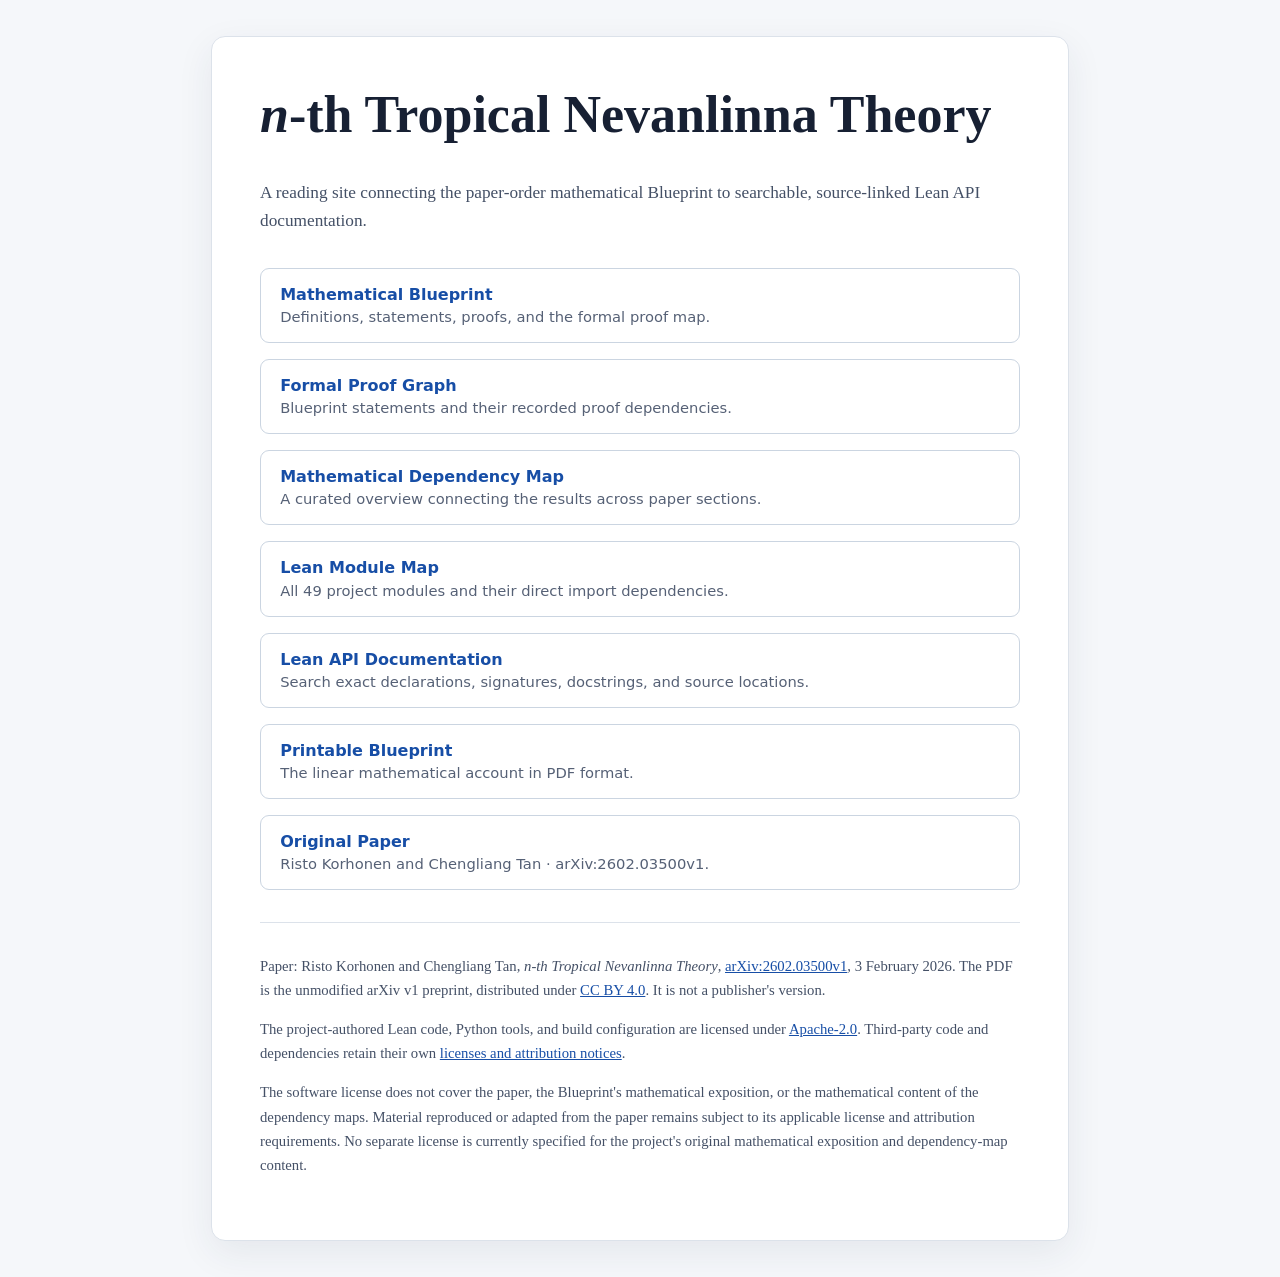
<file: home_page/index.html>
<!doctype html>
<html lang="en">
<head>
  <meta charset="utf-8">
  <meta name="viewport" content="width=device-width, initial-scale=1">
  <title>n-th Tropical Nevanlinna Theory</title>
  <style>
    :root { color-scheme: light; font-family: Georgia, "Times New Roman", serif; }
    body { margin: 0; color: #172033; background: #f5f7fa; }
    main { max-width: 760px; margin: 4vh auto; padding: clamp(1.2rem, 5vw, 3rem); background: white;
      border: 1px solid #dce2ea; border-radius: 14px; box-shadow: 0 12px 36px #23304714; }
    h1 { margin-top: 0; font-size: clamp(2rem, 5vw, 3.25rem); font-weight: 600; }
    p { font-size: 1.08rem; line-height: 1.65; color: #445066; }
    nav { display: grid; gap: 1rem; margin-top: 2rem; }
    a { display: block; padding: 1rem 1.2rem; border: 1px solid #cbd5e1;
      border-radius: 9px; color: #174ea6; text-decoration: none; font-family: system-ui, sans-serif; }
    a:hover { border-color: #174ea6; background: #f6f9ff; }
    a:focus-visible { outline: 3px solid #174ea6; outline-offset: 3px; }
    footer { margin-top: 2rem; border-top: 1px solid #dce2ea; padding-top: 1rem; }
    footer p { font-size: .92rem; }
    footer a { display: inline; padding: 0; border: 0; border-radius: 0; font-family: inherit;
      text-decoration: underline; }
    strong { display: block; margin-bottom: .2rem; }
    span { color: #566176; font-size: .92rem; }
  </style>
</head>
<body>
  <main>
    <h1><i>n</i>-th Tropical Nevanlinna Theory</h1>
    <p>A reading site connecting the paper-order mathematical Blueprint
      to searchable, source-linked Lean API documentation.</p>
    <nav aria-label="Reading resources">
      <a href="blueprint/"><strong>Mathematical Blueprint</strong><span>Definitions, statements, proofs, and the formal proof map.</span></a>
      <a href="blueprint/dep_graph_document.html"><strong>Formal Proof Graph</strong><span>Blueprint statements and their recorded proof dependencies.</span></a>
      <a href="home_page/nth_tropical_nevanlinna_dependency_graph.html"><strong>Mathematical Dependency Map</strong><span>A curated overview connecting the results across paper sections.</span></a>
      <a href="home_page/nth_tropical_nevanlinna_lean_structure.html"><strong>Lean Module Map</strong><span>All 49 project modules and their direct import dependencies.</span></a>
      <a href="docs/"><strong>Lean API Documentation</strong><span>Search exact declarations, signatures, docstrings, and source locations.</span></a>
      <a href="blueprint.pdf"><strong>Printable Blueprint</strong><span>The linear mathematical account in PDF format.</span></a>
      <a href="home_page/arxiv-2602.03500v1.pdf"><strong>Original Paper</strong><span>Risto Korhonen and Chengliang Tan · arXiv:2602.03500v1.</span></a>
    </nav>
    <footer aria-label="Attribution and licenses">
      <p>Paper: Risto Korhonen and Chengliang Tan, <i>n-th Tropical Nevanlinna Theory</i>,
        <a href="https://arxiv.org/abs/2602.03500v1">arXiv:2602.03500v1</a>, 3 February 2026.
        The PDF is the unmodified arXiv v1 preprint, distributed under
        <a href="https://creativecommons.org/licenses/by/4.0/">CC BY 4.0</a>.
        It is not a publisher's version.</p>
      <p>The project-authored Lean code, Python tools, and build configuration are licensed under
        <a href="LICENSE">Apache-2.0</a>. Third-party code and dependencies retain their own
        <a href="dependency-licenses/">licenses and attribution notices</a>.</p>
      <p>The software license does not cover the paper, the Blueprint's mathematical exposition,
        or the mathematical content of the dependency maps. Material reproduced or adapted from
        the paper remains subject to its applicable license and attribution requirements.
        No separate license is currently specified for the project's original mathematical
        exposition and dependency-map content.</p>
    </footer>
  </main>
</body>
</html>
</file>
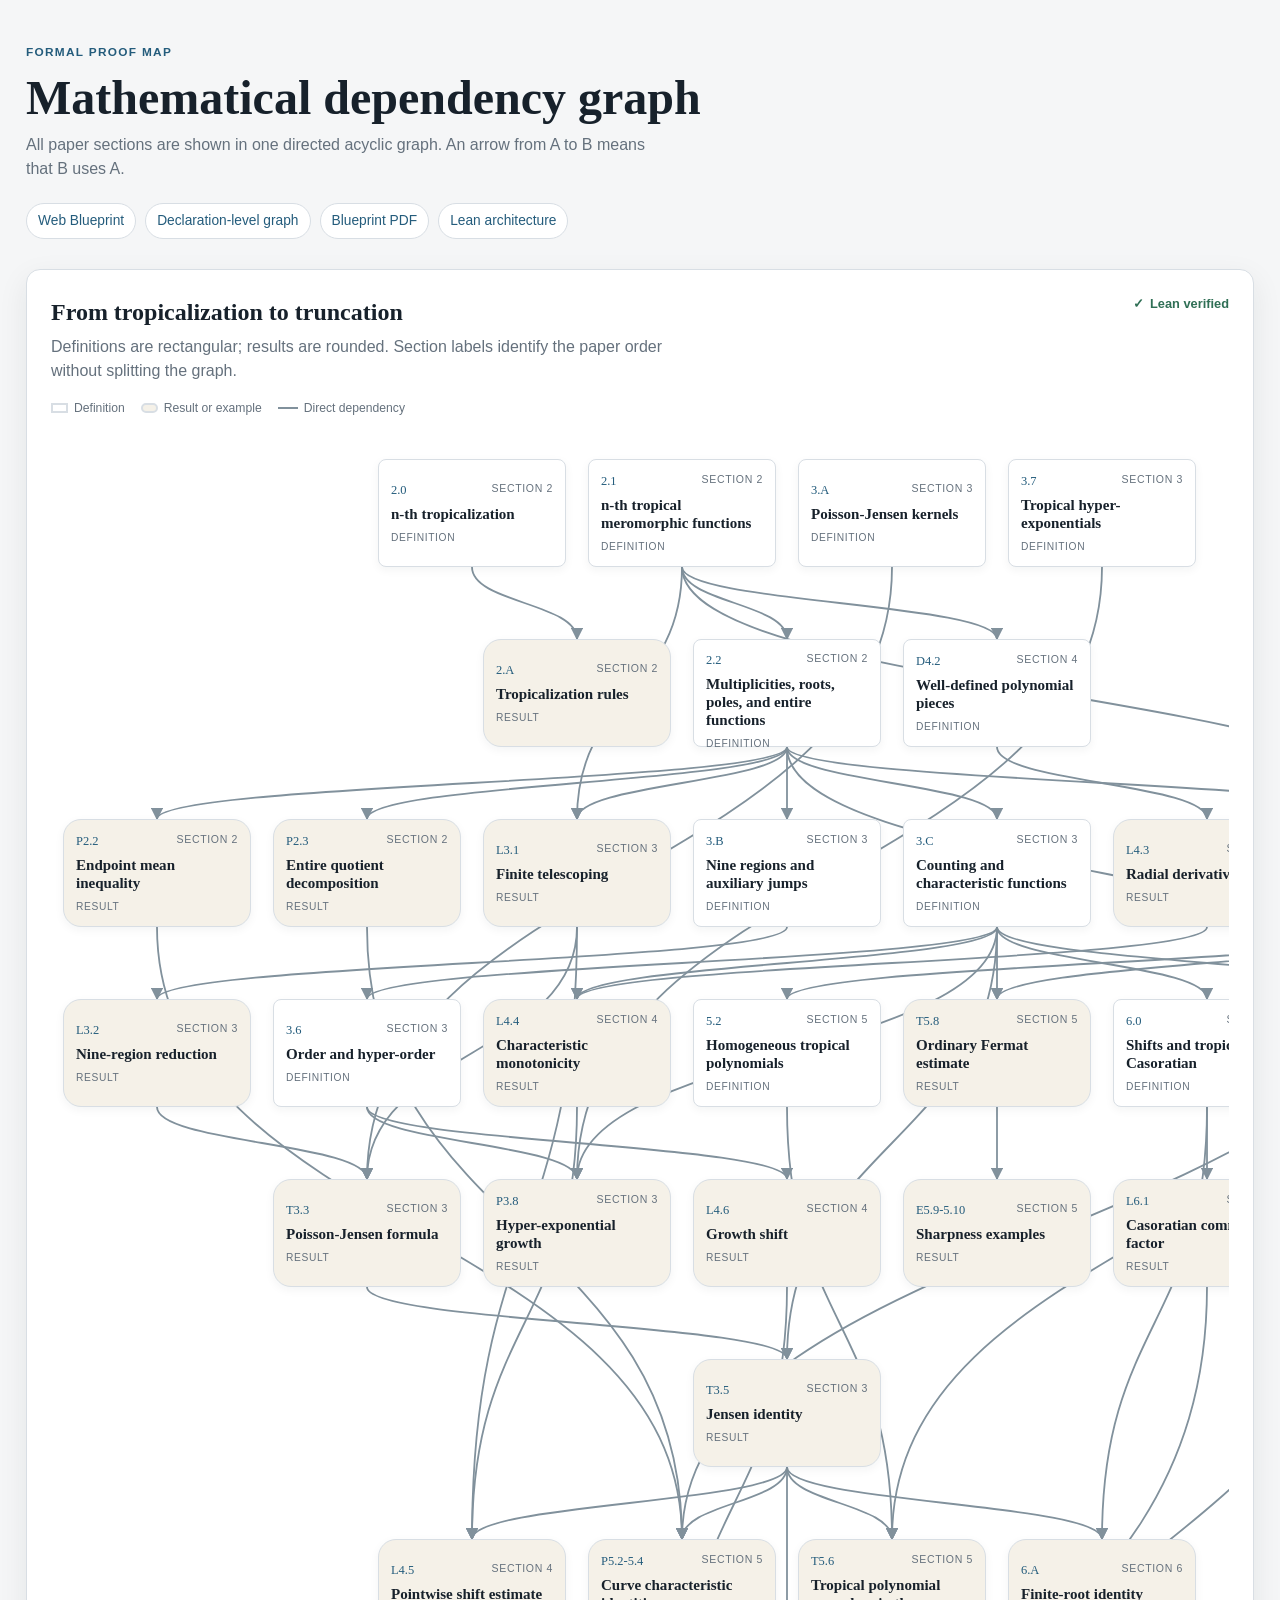
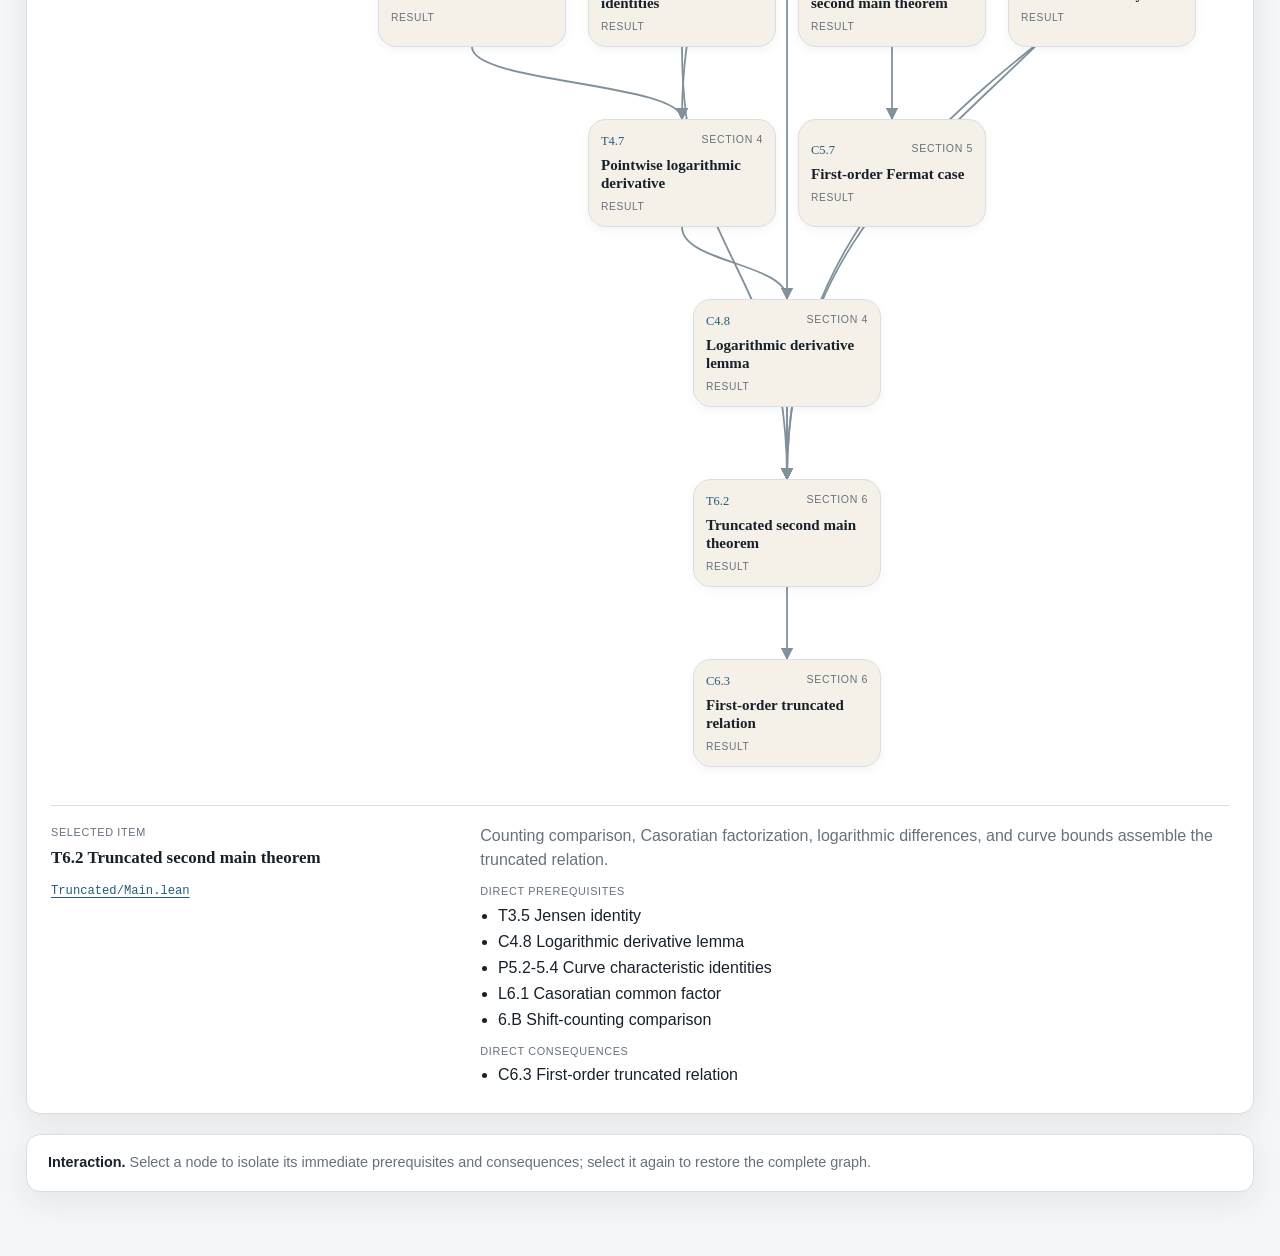
<file: home_page/nth_tropical_nevanlinna_dependency_graph.html>
<!doctype html>
<html lang="en">
<head>
  <meta charset="utf-8">
  <meta name="viewport" content="width=device-width, initial-scale=1">
  <title>Mathematical dependency graph - n-th Tropical Nevanlinna Theory</title>
  <style>
    :root {
      color-scheme: light dark;
      --paper: #f5f6f7;
      --surface: #ffffff;
      --ink: #17212b;
      --muted: #65717d;
      --rule: #d8dee4;
      --accent: #245c7c;
      --accent-soft: #edf4f7;
      --result: #f5f1e8;
      --verified: #2f6f55;
      --edge: #81919c;
      --edge-active: #245c7c;
      --shadow: 0 10px 30px rgba(23, 33, 43, .08);
    }

    * { box-sizing: border-box; }
    body {
      margin: 0;
      background: var(--paper);
      color: var(--ink);
      font-family: Inter, ui-sans-serif, -apple-system, BlinkMacSystemFont,
        "Segoe UI", sans-serif;
      line-height: 1.5;
    }
    main { max-width: 1420px; margin: 0 auto; padding: 44px 26px 64px; }
    h1, h2, p { margin-top: 0; }
    h1, h2, .math, .node-title, .detail-title {
      font-family: "STIX Two Text", "Libertinus Serif", Georgia, serif;
    }
    .math { font-style: italic; }
    h1 { margin-bottom: 9px; font-size: clamp(2rem, 4vw, 3rem); font-weight: 600; line-height: 1.08; }
    h2 { margin-bottom: 5px; font-size: 1.5rem; font-weight: 600; }
    a { color: var(--accent); text-underline-offset: 3px; }

    .eyebrow {
      margin-bottom: 10px;
      color: var(--accent);
      font-size: .74rem;
      font-weight: 700;
      letter-spacing: .11em;
      text-transform: uppercase;
    }
    .lede { max-width: 72ch; margin-bottom: 0; color: var(--muted); }
    .toolbar { display: flex; flex-wrap: wrap; gap: 9px; margin: 22px 0 30px; }
    .toolbar a {
      padding: 7px 11px;
      border: 1px solid var(--rule);
      border-radius: 999px;
      background: var(--surface);
      text-decoration: none;
      font-size: .86rem;
    }
    .toolbar a:hover, .toolbar a:focus-visible { border-color: var(--accent); }

    .graph-panel, .reading-note {
      border: 1px solid var(--rule);
      border-radius: 14px;
      background: var(--surface);
      box-shadow: var(--shadow);
    }
    .graph-panel { padding: 24px; }
    .graph-heading { display: flex; justify-content: space-between; gap: 20px; align-items: start; }
    .graph-heading p { max-width: 72ch; margin-bottom: 0; color: var(--muted); }
    .status { color: var(--verified); font-size: .8rem; font-weight: 650; white-space: nowrap; }
    .status::before { content: "✓"; margin-right: 6px; }
    .legend { display: flex; flex-wrap: wrap; gap: 7px 16px; margin-top: 16px; color: var(--muted); font-size: .76rem; }
    .legend span { display: inline-flex; align-items: center; gap: 6px; }
    .legend i { display: inline-block; width: 17px; height: 10px; border: 2px solid var(--rule); background: var(--surface); }
    .legend .result-mark { border-radius: 999px; background: var(--result); }
    .legend .edge-mark { width: 20px; height: 0; border: 0; border-top: 2px solid var(--edge); }

    .dag-scroll { margin-top: 22px; overflow-x: auto; }
    .dag { position: relative; min-width: 1460px; padding: 20px 12px; }
    .dag-svg { position: absolute; inset: 0; z-index: 0; width: 100%; height: 100%; overflow: visible; pointer-events: none; }
    .dag-levels { position: relative; z-index: 1; display: grid; gap: 72px; }
    .dag-level { display: flex; justify-content: center; align-items: stretch; gap: 22px; min-height: 92px; }
    .dep-edge {
      fill: none;
      stroke: var(--edge);
      stroke-width: 1.8;
      stroke-linecap: round;
      stroke-linejoin: round;
      marker-end: url(#dag-arrow);
      transition: opacity 140ms ease, stroke 140ms ease, stroke-width 140ms ease;
    }
    .dep-edge.is-dim { opacity: .08; }
    .dep-edge.is-active { stroke: var(--edge-active); stroke-width: 2.7; marker-end: url(#dag-arrow-active); opacity: 1; }
    .arrow-head { fill: var(--edge); }
    .arrow-head-active { fill: var(--edge-active); }

    .node {
      width: 188px;
      height: 108px;
      min-height: 92px;
      padding: 11px 12px;
      border: 1px solid var(--rule);
      border-radius: 8px;
      background: var(--surface);
      color: var(--ink);
      font: inherit;
      text-align: left;
      cursor: pointer;
      box-shadow: 0 3px 10px rgba(23, 33, 43, .05);
      transition: opacity 140ms ease, border-color 140ms ease, box-shadow 140ms ease;
    }
    .node[data-kind="result"] { border-radius: 18px; background: var(--result); }
    .node:hover, .node:focus-visible { border-color: var(--accent); }
    .node.is-selected { border-color: var(--accent); box-shadow: 0 0 0 2px var(--accent); }
    .node.is-related { border-color: var(--edge-active); }
    .node.is-dim { opacity: .24; }
    .node-meta { display: flex; justify-content: space-between; gap: 8px; margin-bottom: 5px; }
    .node-code { color: var(--accent); font-family: "STIX Two Text", "Libertinus Serif", Georgia, serif; font-size: .78rem; }
    .node-section { color: var(--muted); font-size: .66rem; letter-spacing: .06em; text-transform: uppercase; }
    .node-title { display: block; font-size: .94rem; font-weight: 600; line-height: 1.2; }
    .node-kind { display: block; margin-top: 7px; color: var(--muted); font-size: .64rem; letter-spacing: .06em; text-transform: uppercase; }

    .node-detail {
      display: grid;
      grid-template-columns: minmax(200px, .8fr) minmax(300px, 1.5fr);
      gap: 18px 30px;
      margin-top: 18px;
      padding-top: 18px;
      border-top: 1px solid var(--rule);
    }
    .detail-label { margin-bottom: 4px; color: var(--muted); font-size: .68rem; letter-spacing: .06em; text-transform: uppercase; }
    .detail-title { margin-bottom: 7px; font-size: 1.06rem; font-weight: 600; }
    .detail-description { margin-bottom: 0; color: var(--muted); }
    .detail-list { margin: 0; padding-left: 1.1rem; }
    .detail-list li { margin: 2px 0; }
    .detail-source { font-family: ui-monospace, SFMono-Regular, Menlo, monospace; font-size: .76rem; overflow-wrap: anywhere; }
    .reading-note { margin-top: 20px; padding: 17px 21px; color: var(--muted); font-size: .9rem; }
    .reading-note strong { color: var(--ink); }

    @media (prefers-color-scheme: dark) {
      :root {
        --paper: #11171c;
        --surface: #182128;
        --ink: #edf1f4;
        --muted: #aab4bd;
        --rule: #35434e;
        --accent: #8fc9e9;
        --accent-soft: #203746;
        --result: #2c2a22;
        --verified: #83c9aa;
        --edge: #748894;
        --edge-active: #8fc9e9;
        --shadow: none;
      }
    }
    @media (max-width: 760px) {
      main { padding: 28px 14px 44px; }
      .graph-panel { padding: 17px; }
      .graph-heading { display: block; }
      .status { display: block; margin-top: 10px; }
      .node-detail { grid-template-columns: 1fr; }
    }
  </style>
</head>
<body>
<main>
  <div class="eyebrow">Formal proof map</div>
  <h1>Mathematical dependency graph</h1>
  <p class="lede">All paper sections are shown in one directed acyclic graph. An arrow from A to B means that B uses A.</p>

  <nav class="toolbar" aria-label="Related resources">
    <a href="../blueprint/web/index.html">Web Blueprint</a>
    <a href="../blueprint/web/dep_graph_document.html">Declaration-level graph</a>
    <a href="../blueprint/print/print.pdf">Blueprint PDF</a>
    <a href="nth_tropical_nevanlinna_lean_structure.html">Lean architecture</a>
  </nav>

  <section class="graph-panel" aria-labelledby="graph-title">
    <div class="graph-heading">
      <div>
        <h2 id="graph-title">From tropicalization to truncation</h2>
        <p>Definitions are rectangular; results are rounded. Section labels identify the paper order without splitting the graph.</p>
      </div>
      <div class="status">Lean verified</div>
    </div>
    <div class="legend" aria-label="Graph legend">
      <span><i></i>Definition</span>
      <span><i class="result-mark"></i>Result or example</span>
      <span><i class="edge-mark"></i>Direct dependency</span>
    </div>
    <div class="dag-scroll">
      <div class="dag" id="dag" style="height:1948px">
        <svg class="dag-svg" id="dag-svg" aria-hidden="true" viewBox="0 0 1460 1948" width="1460" height="1948">
          <defs>
            <marker id="dag-arrow" viewBox="0 0 10 10" refX="9" refY="5" markerWidth="7" markerHeight="7" orient="auto-start-reverse">
              <path class="arrow-head" d="M 0 0 L 10 5 L 0 10 z"></path>
            </marker>
            <marker id="dag-arrow-active" viewBox="0 0 10 10" refX="9" refY="5" markerWidth="7" markerHeight="7" orient="auto-start-reverse">
              <path class="arrow-head-active" d="M 0 0 L 10 5 L 0 10 z"></path>
            </marker>
          </defs>
          <g id="dag-edge-layer"><path class="dep-edge" data-source="trop" data-target="troprules" d="M 415.0 128.0 C 415.0 164.0, 520.0 164.0, 520.0 200.0"></path>
<path class="dep-edge" data-source="mero" data-target="mult" d="M 625.0 128.0 C 625.0 164.0, 730.0 164.0, 730.0 200.0"></path>
<path class="dep-edge" data-source="mult" data-target="p22" d="M 730.0 308.0 C 730.0 344.0, 100.0 344.0, 100.0 380.0"></path>
<path class="dep-edge" data-source="mult" data-target="p23" d="M 730.0 308.0 C 730.0 344.0, 310.0 344.0, 310.0 380.0"></path>
<path class="dep-edge" data-source="mero" data-target="l31" d="M 625.0 128.0 C 625.0 254.0, 520.0 254.0, 520.0 380.0"></path>
<path class="dep-edge" data-source="mult" data-target="l31" d="M 730.0 308.0 C 730.0 344.0, 520.0 344.0, 520.0 380.0"></path>
<path class="dep-edge" data-source="mult" data-target="regions" d="M 730.0 308.0 C 730.0 344.0, 730.0 344.0, 730.0 380.0"></path>
<path class="dep-edge" data-source="regions" data-target="l32" d="M 730.0 488.0 C 730.0 524.0, 100.0 524.0, 100.0 560.0"></path>
<path class="dep-edge" data-source="l31" data-target="t33" d="M 520.0 488.0 C 520.0 614.0, 310.0 614.0, 310.0 740.0"></path>
<path class="dep-edge" data-source="kernels" data-target="t33" d="M 835.0 128.0 C 835.0 434.0, 310.0 434.0, 310.0 740.0"></path>
<path class="dep-edge" data-source="l32" data-target="t33" d="M 100.0 668.0 C 100.0 704.0, 310.0 704.0, 310.0 740.0"></path>
<path class="dep-edge" data-source="mult" data-target="counts" d="M 730.0 308.0 C 730.0 344.0, 940.0 344.0, 940.0 380.0"></path>
<path class="dep-edge" data-source="t33" data-target="t35" d="M 310.0 848.0 C 310.0 884.0, 730.0 884.0, 730.0 920.0"></path>
<path class="dep-edge" data-source="counts" data-target="t35" d="M 940.0 488.0 C 940.0 704.0, 730.0 704.0, 730.0 920.0"></path>
<path class="dep-edge" data-source="counts" data-target="growth" d="M 940.0 488.0 C 940.0 524.0, 310.0 524.0, 310.0 560.0"></path>
<path class="dep-edge" data-source="counts" data-target="p38" d="M 940.0 488.0 C 940.0 614.0, 520.0 614.0, 520.0 740.0"></path>
<path class="dep-edge" data-source="growth" data-target="p38" d="M 310.0 668.0 C 310.0 704.0, 520.0 704.0, 520.0 740.0"></path>
<path class="dep-edge" data-source="hyperexp" data-target="p38" d="M 1045.0 128.0 C 1045.0 434.0, 520.0 434.0, 520.0 740.0"></path>
<path class="dep-edge" data-source="mero" data-target="d42" d="M 625.0 128.0 C 625.0 164.0, 940.0 164.0, 940.0 200.0"></path>
<path class="dep-edge" data-source="d42" data-target="l43" d="M 940.0 308.0 C 940.0 344.0, 1150.0 344.0, 1150.0 380.0"></path>
<path class="dep-edge" data-source="l43" data-target="l44" d="M 1150.0 488.0 C 1150.0 524.0, 520.0 524.0, 520.0 560.0"></path>
<path class="dep-edge" data-source="counts" data-target="l44" d="M 940.0 488.0 C 940.0 524.0, 520.0 524.0, 520.0 560.0"></path>
<path class="dep-edge" data-source="l31" data-target="l45" d="M 520.0 488.0 C 520.0 794.0, 415.0 794.0, 415.0 1100.0"></path>
<path class="dep-edge" data-source="t35" data-target="l45" d="M 730.0 1028.0 C 730.0 1064.0, 415.0 1064.0, 415.0 1100.0"></path>
<path class="dep-edge" data-source="l44" data-target="l45" d="M 520.0 668.0 C 520.0 884.0, 415.0 884.0, 415.0 1100.0"></path>
<path class="dep-edge" data-source="growth" data-target="l46" d="M 310.0 668.0 C 310.0 704.0, 730.0 704.0, 730.0 740.0"></path>
<path class="dep-edge" data-source="l45" data-target="t47" d="M 415.0 1208.0 C 415.0 1244.0, 625.0 1244.0, 625.0 1280.0"></path>
<path class="dep-edge" data-source="l46" data-target="t47" d="M 730.0 848.0 C 730.0 1064.0, 625.0 1064.0, 625.0 1280.0"></path>
<path class="dep-edge" data-source="t47" data-target="c48" d="M 625.0 1388.0 C 625.0 1424.0, 730.0 1424.0, 730.0 1460.0"></path>
<path class="dep-edge" data-source="mero" data-target="curve" d="M 625.0 128.0 C 625.0 254.0, 1360.0 254.0, 1360.0 380.0"></path>
<path class="dep-edge" data-source="mult" data-target="curve" d="M 730.0 308.0 C 730.0 344.0, 1360.0 344.0, 1360.0 380.0"></path>
<path class="dep-edge" data-source="curve" data-target="p524" d="M 1360.0 488.0 C 1360.0 794.0, 625.0 794.0, 625.0 1100.0"></path>
<path class="dep-edge" data-source="p22" data-target="p524" d="M 100.0 488.0 C 100.0 794.0, 625.0 794.0, 625.0 1100.0"></path>
<path class="dep-edge" data-source="p23" data-target="p524" d="M 310.0 488.0 C 310.0 794.0, 625.0 794.0, 625.0 1100.0"></path>
<path class="dep-edge" data-source="t35" data-target="p524" d="M 730.0 1028.0 C 730.0 1064.0, 625.0 1064.0, 625.0 1100.0"></path>
<path class="dep-edge" data-source="curve" data-target="hompoly" d="M 1360.0 488.0 C 1360.0 524.0, 730.0 524.0, 730.0 560.0"></path>
<path class="dep-edge" data-source="t35" data-target="t56" d="M 730.0 1028.0 C 730.0 1064.0, 835.0 1064.0, 835.0 1100.0"></path>
<path class="dep-edge" data-source="curve" data-target="t56" d="M 1360.0 488.0 C 1360.0 794.0, 835.0 794.0, 835.0 1100.0"></path>
<path class="dep-edge" data-source="hompoly" data-target="t56" d="M 730.0 668.0 C 730.0 884.0, 835.0 884.0, 835.0 1100.0"></path>
<path class="dep-edge" data-source="t56" data-target="c57" d="M 835.0 1208.0 C 835.0 1244.0, 835.0 1244.0, 835.0 1280.0"></path>
<path class="dep-edge" data-source="curve" data-target="t58" d="M 1360.0 488.0 C 1360.0 524.0, 940.0 524.0, 940.0 560.0"></path>
<path class="dep-edge" data-source="counts" data-target="t58" d="M 940.0 488.0 C 940.0 524.0, 940.0 524.0, 940.0 560.0"></path>
<path class="dep-edge" data-source="t58" data-target="e5910" d="M 940.0 668.0 C 940.0 704.0, 940.0 704.0, 940.0 740.0"></path>
<path class="dep-edge" data-source="counts" data-target="casor" d="M 940.0 488.0 C 940.0 524.0, 1150.0 524.0, 1150.0 560.0"></path>
<path class="dep-edge" data-source="t35" data-target="finite" d="M 730.0 1028.0 C 730.0 1064.0, 1045.0 1064.0, 1045.0 1100.0"></path>
<path class="dep-edge" data-source="casor" data-target="finite" d="M 1150.0 668.0 C 1150.0 884.0, 1045.0 884.0, 1045.0 1100.0"></path>
<path class="dep-edge" data-source="casor" data-target="l61" d="M 1150.0 668.0 C 1150.0 704.0, 1150.0 704.0, 1150.0 740.0"></path>
<path class="dep-edge" data-source="mult" data-target="shiftcount" d="M 730.0 308.0 C 730.0 434.0, 1360.0 434.0, 1360.0 560.0"></path>
<path class="dep-edge" data-source="counts" data-target="shiftcount" d="M 940.0 488.0 C 940.0 524.0, 1360.0 524.0, 1360.0 560.0"></path>
<path class="dep-edge" data-source="t35" data-target="t62" d="M 730.0 1028.0 C 730.0 1334.0, 730.0 1334.0, 730.0 1640.0"></path>
<path class="dep-edge" data-source="c48" data-target="t62" d="M 730.0 1568.0 C 730.0 1604.0, 730.0 1604.0, 730.0 1640.0"></path>
<path class="dep-edge" data-source="p524" data-target="t62" d="M 625.0 1208.0 C 625.0 1424.0, 730.0 1424.0, 730.0 1640.0"></path>
<path class="dep-edge" data-source="l61" data-target="t62" d="M 1150.0 848.0 C 1150.0 1244.0, 730.0 1244.0, 730.0 1640.0"></path>
<path class="dep-edge" data-source="shiftcount" data-target="t62" d="M 1360.0 668.0 C 1360.0 1154.0, 730.0 1154.0, 730.0 1640.0"></path>
<path class="dep-edge" data-source="t62" data-target="c63" d="M 730.0 1748.0 C 730.0 1784.0, 730.0 1784.0, 730.0 1820.0"></path></g>
        </svg>
        <div class="dag-levels" id="dag-levels"><div class="dag-level"><button type="button" class="node" data-id="trop" data-kind="definition" data-section="2" aria-pressed="false" title="Finite log-sum-exp, rational factors, and active n-factor dequantization."><span class="node-meta"><span class="node-code">2.0</span><span class="node-section">Section 2</span></span><span class="node-title">n-th tropicalization</span><span class="node-kind">Definition</span></button><button type="button" class="node" data-id="mero" data-kind="definition" data-section="2" aria-pressed="false" title="Continuous locally finite piecewise-polynomial functions of exact order n."><span class="node-meta"><span class="node-code">2.1</span><span class="node-section">Section 2</span></span><span class="node-title">n-th tropical meromorphic functions</span><span class="node-kind">Definition</span></button><button type="button" class="node" data-id="kernels" data-kind="definition" data-section="3" aria-pressed="false" title="The symmetric kernels B_k, D_k, and E used in the coefficient reduction."><span class="node-meta"><span class="node-code">3.A</span><span class="node-section">Section 3</span></span><span class="node-title">Poisson-Jensen kernels</span><span class="node-kind">Definition</span></button><button type="button" class="node" data-id="hyperexp" data-kind="definition" data-section="3" aria-pressed="false" title="The first-order and generalized tropical hyper-exponential families."><span class="node-meta"><span class="node-code">3.7</span><span class="node-section">Section 3</span></span><span class="node-title">Tropical hyper-exponentials</span><span class="node-kind">Definition</span></button></div>
<div class="dag-level"><button type="button" class="node" data-id="troprules" data-kind="result" data-section="2" aria-pressed="false" title="Finite maxima, rational factors, products, and quotients obey the formalized tropicalization rules."><span class="node-meta"><span class="node-code">2.A</span><span class="node-section">Section 2</span></span><span class="node-title">Tropicalization rules</span><span class="node-kind">Result</span></button><button type="button" class="node" data-id="mult" data-kind="definition" data-section="2" aria-pressed="false" title="Intrinsic signed one-sided jets define roots, poles, and their multiplicities."><span class="node-meta"><span class="node-code">2.2</span><span class="node-section">Section 2</span></span><span class="node-title">Multiplicities, roots, poles, and entire functions</span><span class="node-kind">Definition</span></button><button type="button" class="node" data-id="d42" data-kind="definition" data-section="4" aria-pressed="false" title="Polynomial pieces obey the common parity and coefficient-sign condition."><span class="node-meta"><span class="node-code">D4.2</span><span class="node-section">Section 4</span></span><span class="node-title">Well-defined polynomial pieces</span><span class="node-kind">Definition</span></button></div>
<div class="dag-level"><button type="button" class="node" data-id="p22" data-kind="result" data-section="2" aria-pressed="false" title="Entire functions satisfy the centered endpoint inequality, with equality in the nowhere-vanishing case."><span class="node-meta"><span class="node-code">P2.2</span><span class="node-section">Section 2</span></span><span class="node-title">Endpoint mean inequality</span><span class="node-kind">Result</span></button><button type="button" class="node" data-id="p23" data-kind="result" data-section="2" aria-pressed="false" title="Every meromorphic function is a difference of entire functions without common roots or poles."><span class="node-meta"><span class="node-code">P2.3</span><span class="node-section">Section 2</span></span><span class="node-title">Entire quotient decomposition</span><span class="node-kind">Result</span></button><button type="button" class="node" data-id="l31" data-kind="result" data-section="3" aria-pressed="false" title="Endpoint identities on arbitrary bounded intervals, expressed through genuine derivative jumps."><span class="node-meta"><span class="node-code">L3.1</span><span class="node-section">Section 3</span></span><span class="node-title">Finite telescoping</span><span class="node-kind">Result</span></button><button type="button" class="node" data-id="regions" data-kind="definition" data-section="3" aria-pressed="false" title="The regions F_1,...,F_9 classify the auxiliary multiplicity expressions."><span class="node-meta"><span class="node-code">3.B</span><span class="node-section">Section 3</span></span><span class="node-title">Nine regions and auxiliary jumps</span><span class="node-kind">Definition</span></button><button type="button" class="node" data-id="counts" data-kind="definition" data-section="3" aria-pressed="false" title="Proximity, partial and integrated counts, characteristic, order, and hyper-order."><span class="node-meta"><span class="node-code">3.C</span><span class="node-section">Section 3</span></span><span class="node-title">Counting and characteristic functions</span><span class="node-kind">Definition</span></button><button type="button" class="node" data-id="l43" data-kind="result" data-section="4" aria-pressed="false" title="All positive-order radial derivatives have one common weak sign."><span class="node-meta"><span class="node-code">L4.3</span><span class="node-section">Section 4</span></span><span class="node-title">Radial derivative signs</span><span class="node-kind">Result</span></button><button type="button" class="node" data-id="curve" data-kind="definition" data-section="5" aria-pressed="false" title="Reduced representations and the Cartan characteristic T_f."><span class="node-meta"><span class="node-code">5.1</span><span class="node-section">Section 5</span></span><span class="node-title">Tropical holomorphic curves</span><span class="node-kind">Definition</span></button></div>
<div class="dag-level"><button type="button" class="node" data-id="l32" data-kind="result" data-section="3" aria-pressed="false" title="Auxiliary jumps reduce to intrinsic multiplicities in all nine regions."><span class="node-meta"><span class="node-code">L3.2</span><span class="node-section">Section 3</span></span><span class="node-title">Nine-region reduction</span><span class="node-kind">Result</span></button><button type="button" class="node" data-id="growth" data-kind="definition" data-section="3" aria-pressed="false" title="Growth invariants defined by EReal-valued limsup expressions."><span class="node-meta"><span class="node-code">3.6</span><span class="node-section">Section 3</span></span><span class="node-title">Order and hyper-order</span><span class="node-kind">Definition</span></button><button type="button" class="node" data-id="l44" data-kind="result" data-section="4" aria-pressed="false" title="The characteristic is nonnegative, nondecreasing, and convex."><span class="node-meta"><span class="node-code">L4.4</span><span class="node-section">Section 4</span></span><span class="node-title">Characteristic monotonicity</span><span class="node-kind">Result</span></button><button type="button" class="node" data-id="hompoly" data-kind="definition" data-section="5" aria-pressed="false" title="Finite-support homogeneous polynomials, composition, and degree bounds."><span class="node-meta"><span class="node-code">5.2</span><span class="node-section">Section 5</span></span><span class="node-title">Homogeneous tropical polynomials</span><span class="node-kind">Definition</span></button><button type="button" class="node" data-id="t58" data-kind="result" data-section="5" aria-pressed="false" title="Endpoint growth and multiplicity algebra give the two-sided ordinary-power estimate."><span class="node-meta"><span class="node-code">T5.8</span><span class="node-section">Section 5</span></span><span class="node-title">Ordinary Fermat estimate</span><span class="node-kind">Result</span></button><button type="button" class="node" data-id="casor" data-kind="definition" data-section="6" aria-pressed="false" title="Forward shifts, partial counts, and the permutation supremum."><span class="node-meta"><span class="node-code">6.0</span><span class="node-section">Section 6</span></span><span class="node-title">Shifts and tropical Casoratian</span><span class="node-kind">Definition</span></button><button type="button" class="node" data-id="shiftcount" data-kind="result" data-section="6" aria-pressed="false" title="Odd-order transport is exact; even orders carry a finite central correction."><span class="node-meta"><span class="node-code">6.B</span><span class="node-section">Section 6</span></span><span class="node-title">Shift-counting comparison</span><span class="node-kind">Result</span></button></div>
<div class="dag-level"><button type="button" class="node" data-id="t33" data-kind="result" data-section="3" aria-pressed="false" title="Endpoint jets and all root and pole contributions combine into the n-th tropical Poisson-Jensen identity."><span class="node-meta"><span class="node-code">T3.3</span><span class="node-section">Section 3</span></span><span class="node-title">Poisson-Jensen formula</span><span class="node-kind">Result</span></button><button type="button" class="node" data-id="p38" data-kind="result" data-section="3" aria-pressed="false" title="The generalized hyper-exponential is entire, nondecreasing, and has hyper-order one."><span class="node-meta"><span class="node-code">P3.8</span><span class="node-section">Section 3</span></span><span class="node-title">Hyper-exponential growth</span><span class="node-kind">Result</span></button><button type="button" class="node" data-id="l46" data-kind="result" data-section="4" aria-pressed="false" title="A hyper-order bound produces a finite logarithmic-measure exceptional set."><span class="node-meta"><span class="node-code">L4.6</span><span class="node-section">Section 4</span></span><span class="node-title">Growth shift</span><span class="node-kind">Result</span></button><button type="button" class="node" data-id="e5910" data-kind="result" data-section="5" aria-pressed="false" title="Concrete curves test the growth hypothesis and attain the constants in Theorem 5.8."><span class="node-meta"><span class="node-code">E5.9-5.10</span><span class="node-section">Section 5</span></span><span class="node-title">Sharpness examples</span><span class="node-kind">Result</span></button><button type="button" class="node" data-id="l61" data-kind="result" data-section="6" aria-pressed="false" title="A common tropical factor separates by permutation reindexing."><span class="node-meta"><span class="node-code">L6.1</span><span class="node-section">Section 6</span></span><span class="node-title">Casoratian common factor</span><span class="node-kind">Result</span></button></div>
<div class="dag-level"><button type="button" class="node" data-id="t35" data-kind="result" data-section="3" aria-pressed="false" title="The characteristic satisfies T(r,f) = T(r,-f) + f(0)."><span class="node-meta"><span class="node-code">T3.5</span><span class="node-section">Section 3</span></span><span class="node-title">Jensen identity</span><span class="node-kind">Result</span></button></div>
<div class="dag-level"><button type="button" class="node" data-id="l45" data-kind="result" data-section="4" aria-pressed="false" title="A finite-radius shift is bounded explicitly by characteristic data."><span class="node-meta"><span class="node-code">L4.5</span><span class="node-section">Section 4</span></span><span class="node-title">Pointwise shift estimate</span><span class="node-kind">Result</span></button><button type="button" class="node" data-id="p524" data-kind="result" data-section="5" aria-pressed="false" title="Representation invariance, the projective-pair identity, and coordinate quotient bounds."><span class="node-meta"><span class="node-code">P5.2-5.4</span><span class="node-section">Section 5</span></span><span class="node-title">Curve characteristic identities</span><span class="node-kind">Result</span></button><button type="button" class="node" data-id="t56" data-kind="result" data-section="5" aria-pressed="false" title="Signed counting and polynomial degree bounds give the characteristic identity."><span class="node-meta"><span class="node-code">T5.6</span><span class="node-section">Section 5</span></span><span class="node-title">Tropical polynomial second main theorem</span><span class="node-kind">Result</span></button><button type="button" class="node" data-id="finite" data-kind="result" data-section="6" aria-pressed="false" title="Eventual affine counting identities imply first-order asymptotic equivalence."><span class="node-meta"><span class="node-code">6.A</span><span class="node-section">Section 6</span></span><span class="node-title">Finite-root identity</span><span class="node-kind">Result</span></button></div>
<div class="dag-level"><button type="button" class="node" data-id="t47" data-kind="result" data-section="4" aria-pressed="false" title="Both radial shift estimates hold outside one exceptional set."><span class="node-meta"><span class="node-code">T4.7</span><span class="node-section">Section 4</span></span><span class="node-title">Pointwise logarithmic derivative</span><span class="node-kind">Result</span></button><button type="button" class="node" data-id="c57" data-kind="result" data-section="5" aria-pressed="false" title="The second main theorem specializes to an entire tropical Fermat composition."><span class="node-meta"><span class="node-code">C5.7</span><span class="node-section">Section 5</span></span><span class="node-title">First-order Fermat case</span><span class="node-kind">Result</span></button></div>
<div class="dag-level"><button type="button" class="node" data-id="c48" data-kind="result" data-section="4" aria-pressed="false" title="The pointwise estimate yields the proximity form."><span class="node-meta"><span class="node-code">C4.8</span><span class="node-section">Section 4</span></span><span class="node-title">Logarithmic derivative lemma</span><span class="node-kind">Result</span></button></div>
<div class="dag-level"><button type="button" class="node" data-id="t62" data-kind="result" data-section="6" aria-pressed="false" title="Counting comparison, Casoratian factorization, logarithmic differences, and curve bounds assemble the truncated relation."><span class="node-meta"><span class="node-code">T6.2</span><span class="node-section">Section 6</span></span><span class="node-title">Truncated second main theorem</span><span class="node-kind">Result</span></button></div>
<div class="dag-level"><button type="button" class="node" data-id="c63" data-kind="result" data-section="6" aria-pressed="false" title="At first order the higher-order correction terms disappear."><span class="node-meta"><span class="node-code">C6.3</span><span class="node-section">Section 6</span></span><span class="node-title">First-order truncated relation</span><span class="node-kind">Result</span></button></div></div>
      </div>
    </div>
    <div class="node-detail" aria-live="polite">
      <div>
        <div class="detail-label">Selected item</div>
        <div class="detail-title" id="detail-title"></div>
        <a class="detail-source" id="detail-source"></a>
      </div>
      <div>
        <p class="detail-description" id="detail-description"></p>
        <div class="detail-label" style="margin-top:11px">Direct prerequisites</div>
        <ul class="detail-list" id="detail-inputs"></ul>
        <div class="detail-label" style="margin-top:11px">Direct consequences</div>
        <ul class="detail-list" id="detail-outputs"></ul>
      </div>
    </div>
  </section>

  <aside class="reading-note">
    <strong>Interaction.</strong> Select a node to isolate its immediate prerequisites and consequences; select it again to restore the complete graph.
  </aside>
</main>

<script>
(() => {
  "use strict";

  const nodes = [
    { id:"trop", code:"2.0", section:"2", title:"n-th tropicalization", description:"Finite log-sum-exp, rational factors, and active n-factor dequantization.", path:"../NthTropicalNevanlinna/Function/Tropicalization.lean", kind:"definition", deps:[] },
    { id:"troprules", code:"2.A", section:"2", title:"Tropicalization rules", description:"Finite maxima, rational factors, products, and quotients obey the formalized tropicalization rules.", path:"../NthTropicalNevanlinna/Function/Tropicalization.lean", kind:"result", deps:["trop"] },
    { id:"mero", code:"2.1", section:"2", title:"n-th tropical meromorphic functions", description:"Continuous locally finite piecewise-polynomial functions of exact order n.", path:"../NthTropicalNevanlinna/Function/PiecewisePolynomial.lean", kind:"definition", deps:[] },
    { id:"mult", code:"2.2", section:"2", title:"Multiplicities, roots, poles, and entire functions", description:"Intrinsic signed one-sided jets define roots, poles, and their multiplicities.", path:"../NthTropicalNevanlinna/Function/Multiplicity.lean", kind:"definition", deps:["mero"] },
    { id:"p22", code:"P2.2", section:"2", title:"Endpoint mean inequality", description:"Entire functions satisfy the centered endpoint inequality, with equality in the nowhere-vanishing case.", path:"../NthTropicalNevanlinna/Function/EntireMean.lean", kind:"result", deps:["mult"] },
    { id:"p23", code:"P2.3", section:"2", title:"Entire quotient decomposition", description:"Every meromorphic function is a difference of entire functions without common roots or poles.", path:"../NthTropicalNevanlinna/Function/Decomposition.lean", kind:"result", deps:["mult"] },

    { id:"l31", code:"L3.1", section:"3", title:"Finite telescoping", description:"Endpoint identities on arbitrary bounded intervals, expressed through genuine derivative jumps.", path:"../NthTropicalNevanlinna/PoissonJensen/IntrinsicTelescoping.lean", kind:"result", deps:["mero","mult"] },
    { id:"kernels", code:"3.A", section:"3", title:"Poisson-Jensen kernels", description:"The symmetric kernels B_k, D_k, and E used in the coefficient reduction.", path:"../NthTropicalNevanlinna/PoissonJensen/Kernels.lean", kind:"definition", deps:[] },
    { id:"regions", code:"3.B", section:"3", title:"Nine regions and auxiliary jumps", description:"The regions F_1,...,F_9 classify the auxiliary multiplicity expressions.", path:"../NthTropicalNevanlinna/PoissonJensen/AuxiliaryJumps.lean", kind:"definition", deps:["mult"] },
    { id:"l32", code:"L3.2", section:"3", title:"Nine-region reduction", description:"Auxiliary jumps reduce to intrinsic multiplicities in all nine regions.", path:"../NthTropicalNevanlinna/PoissonJensen/AuxiliaryJumps.lean", kind:"result", deps:["regions"] },
    { id:"t33", code:"T3.3", section:"3", title:"Poisson-Jensen formula", description:"Endpoint jets and all root and pole contributions combine into the n-th tropical Poisson-Jensen identity.", path:"../NthTropicalNevanlinna/PoissonJensen/Main.lean", kind:"result", deps:["l31","kernels","l32"] },
    { id:"counts", code:"3.C", section:"3", title:"Counting and characteristic functions", description:"Proximity, partial and integrated counts, characteristic, order, and hyper-order.", path:"../NthTropicalNevanlinna/Nevanlinna/Counting.lean", kind:"definition", deps:["mult"] },
    { id:"t35", code:"T3.5", section:"3", title:"Jensen identity", description:"The characteristic satisfies T(r,f) = T(r,-f) + f(0).", path:"../NthTropicalNevanlinna/Nevanlinna/Jensen.lean", kind:"result", deps:["t33","counts"] },
    { id:"growth", code:"3.6", section:"3", title:"Order and hyper-order", description:"Growth invariants defined by EReal-valued limsup expressions.", path:"../NthTropicalNevanlinna/Nevanlinna/Growth.lean", kind:"definition", deps:["counts"] },
    { id:"hyperexp", code:"3.7", section:"3", title:"Tropical hyper-exponentials", description:"The first-order and generalized tropical hyper-exponential families.", path:"../NthTropicalNevanlinna/Nevanlinna/Examples.lean", kind:"definition", deps:[] },
    { id:"p38", code:"P3.8", section:"3", title:"Hyper-exponential growth", description:"The generalized hyper-exponential is entire, nondecreasing, and has hyper-order one.", path:"../NthTropicalNevanlinna/Nevanlinna/Examples.lean", kind:"result", deps:["counts","growth","hyperexp"] },

    { id:"d42", code:"D4.2", section:"4", title:"Well-defined polynomial pieces", description:"Polynomial pieces obey the common parity and coefficient-sign condition.", path:"../NthTropicalNevanlinna/LogDerivative/WellDefined.lean", kind:"definition", deps:["mero"] },
    { id:"l43", code:"L4.3", section:"4", title:"Radial derivative signs", description:"All positive-order radial derivatives have one common weak sign.", path:"../NthTropicalNevanlinna/LogDerivative/WellDefined.lean", kind:"result", deps:["d42"] },
    { id:"l44", code:"L4.4", section:"4", title:"Characteristic monotonicity", description:"The characteristic is nonnegative, nondecreasing, and convex.", path:"../NthTropicalNevanlinna/LogDerivative/CharacteristicMonotonicity.lean", kind:"result", deps:["l43","counts"] },
    { id:"l45", code:"L4.5", section:"4", title:"Pointwise shift estimate", description:"A finite-radius shift is bounded explicitly by characteristic data.", path:"../NthTropicalNevanlinna/LogDerivative/ShiftEstimate.lean", kind:"result", deps:["l31","t35","l44"] },
    { id:"l46", code:"L4.6", section:"4", title:"Growth shift", description:"A hyper-order bound produces a finite logarithmic-measure exceptional set.", path:"../NthTropicalNevanlinna/LogDerivative/GrowthShiftProof.lean", kind:"result", deps:["growth"] },
    { id:"t47", code:"T4.7", section:"4", title:"Pointwise logarithmic derivative", description:"Both radial shift estimates hold outside one exceptional set.", path:"../NthTropicalNevanlinna/LogDerivative/Main.lean", kind:"result", deps:["l45","l46"] },
    { id:"c48", code:"C4.8", section:"4", title:"Logarithmic derivative lemma", description:"The pointwise estimate yields the proximity form.", path:"../NthTropicalNevanlinna/LogDerivative/Main.lean", kind:"result", deps:["t47"] },

    { id:"curve", code:"5.1", section:"5", title:"Tropical holomorphic curves", description:"Reduced representations and the Cartan characteristic T_f.", path:"../NthTropicalNevanlinna/Curves/Basic.lean", kind:"definition", deps:["mero","mult"] },
    { id:"p524", code:"P5.2-5.4", section:"5", title:"Curve characteristic identities", description:"Representation invariance, the projective-pair identity, and coordinate quotient bounds.", path:"../NthTropicalNevanlinna/Curves/Characteristic.lean", kind:"result", deps:["curve","p22","p23","t35"] },
    { id:"hompoly", code:"5.2", section:"5", title:"Homogeneous tropical polynomials", description:"Finite-support homogeneous polynomials, composition, and degree bounds.", path:"../NthTropicalNevanlinna/Curves/HomogeneousPolynomial.lean", kind:"definition", deps:["curve"] },
    { id:"t56", code:"T5.6", section:"5", title:"Tropical polynomial second main theorem", description:"Signed counting and polynomial degree bounds give the characteristic identity.", path:"../NthTropicalNevanlinna/Curves/SecondMain.lean", kind:"result", deps:["t35","curve","hompoly"] },
    { id:"c57", code:"C5.7", section:"5", title:"First-order Fermat case", description:"The second main theorem specializes to an entire tropical Fermat composition.", path:"../NthTropicalNevanlinna/Curves/SecondMain.lean", kind:"result", deps:["t56"] },
    { id:"t58", code:"T5.8", section:"5", title:"Ordinary Fermat estimate", description:"Endpoint growth and multiplicity algebra give the two-sided ordinary-power estimate.", path:"../NthTropicalNevanlinna/Curves/Fermat.lean", kind:"result", deps:["curve","counts"] },
    { id:"e5910", code:"E5.9-5.10", section:"5", title:"Sharpness examples", description:"Concrete curves test the growth hypothesis and attain the constants in Theorem 5.8.", path:"../NthTropicalNevanlinna/Curves/FermatExamples.lean", kind:"result", deps:["t58"] },

    { id:"casor", code:"6.0", section:"6", title:"Shifts and tropical Casoratian", description:"Forward shifts, partial counts, and the permutation supremum.", path:"../NthTropicalNevanlinna/Truncated/Casoratian.lean", kind:"definition", deps:["counts"] },
    { id:"finite", code:"6.A", section:"6", title:"Finite-root identity", description:"Eventual affine counting identities imply first-order asymptotic equivalence.", path:"../NthTropicalNevanlinna/Truncated/FiniteRoots.lean", kind:"result", deps:["t35","casor"] },
    { id:"l61", code:"L6.1", section:"6", title:"Casoratian common factor", description:"A common tropical factor separates by permutation reindexing.", path:"../NthTropicalNevanlinna/Truncated/Casoratian.lean", kind:"result", deps:["casor"] },
    { id:"shiftcount", code:"6.B", section:"6", title:"Shift-counting comparison", description:"Odd-order transport is exact; even orders carry a finite central correction.", path:"../NthTropicalNevanlinna/Truncated/ShiftCounting.lean", kind:"result", deps:["mult","counts"] },
    { id:"t62", code:"T6.2", section:"6", title:"Truncated second main theorem", description:"Counting comparison, Casoratian factorization, logarithmic differences, and curve bounds assemble the truncated relation.", path:"../NthTropicalNevanlinna/Truncated/Main.lean", kind:"result", deps:["t35","c48","p524","l61","shiftcount"] },
    { id:"c63", code:"C6.3", section:"6", title:"First-order truncated relation", description:"At first order the higher-order correction terms disappear.", path:"../NthTropicalNevanlinna/Truncated/Main.lean", kind:"result", deps:["t62"] }
  ];

  const byId = new Map(nodes.map(node => [node.id, node]));
  const dag = document.getElementById("dag");
  const levelsElement = document.getElementById("dag-levels");
  const dagSvg = document.getElementById("dag-svg");
  const edgeLayer = document.getElementById("dag-edge-layer");
  const detailTitle = document.getElementById("detail-title");
  const detailSource = document.getElementById("detail-source");
  const detailDescription = document.getElementById("detail-description");
  const detailInputs = document.getElementById("detail-inputs");
  const detailOutputs = document.getElementById("detail-outputs");
  let selectedId = null;

  const outputsOf = id => nodes.filter(node => node.deps.includes(id)).map(node => node.id);
  const displayName = id => `${byId.get(id).code} ${byId.get(id).title}`;

  const setList = (element, ids, emptyText) => {
    element.replaceChildren();
    if (ids.length === 0) {
      const item = document.createElement("li");
      item.textContent = emptyText;
      element.appendChild(item);
      return;
    }
    ids.forEach(id => {
      const item = document.createElement("li");
      item.textContent = displayName(id);
      element.appendChild(item);
    });
  };

  const updateDetail = id => {
    const node = byId.get(id);
    detailTitle.textContent = `${node.code} ${node.title}`;
    detailSource.href = node.path;
    detailSource.textContent = node.path.replace("../NthTropicalNevanlinna/", "");
    detailDescription.textContent = node.description;
    setList(detailInputs, node.deps, "No prerequisite in this graph");
    setList(detailOutputs, outputsOf(id), "No direct consequence in this graph");
  };

  const clearSelection = () => {
    selectedId = null;
    levelsElement.querySelectorAll(".node").forEach(node => {
      node.classList.remove("is-selected", "is-related", "is-dim");
      node.setAttribute("aria-pressed", "false");
    });
    edgeLayer.querySelectorAll(".dep-edge").forEach(edge => edge.classList.remove("is-active", "is-dim"));
  };

  const selectNode = id => {
    if (selectedId === id) {
      clearSelection();
      return;
    }
    selectedId = id;
    const node = byId.get(id);
    const related = new Set([id, ...node.deps, ...outputsOf(id)]);
    levelsElement.querySelectorAll(".node").forEach(element => {
      const nodeId = element.dataset.id;
      element.classList.toggle("is-selected", nodeId === id);
      element.classList.toggle("is-related", related.has(nodeId) && nodeId !== id);
      element.classList.toggle("is-dim", !related.has(nodeId));
      element.setAttribute("aria-pressed", String(nodeId === id));
    });
    edgeLayer.querySelectorAll(".dep-edge").forEach(edge => {
      const active = edge.dataset.source === id || edge.dataset.target === id;
      edge.classList.toggle("is-active", active);
      edge.classList.toggle("is-dim", !active);
    });
    updateDetail(id);
  };

  const computeLevels = () => {
    const memo = new Map();
    const visit = (id, stack = new Set()) => {
      if (memo.has(id)) return memo.get(id);
      if (stack.has(id)) return 0;
      const node = byId.get(id);
      const nextStack = new Set(stack).add(id);
      const level = node.deps.length === 0 ? 0 : 1 + Math.max(...node.deps.map(dep => visit(dep, nextStack)));
      memo.set(id, level);
      return level;
    };
    return new Map(nodes.map(node => [node.id, visit(node.id)]));
  };

  const drawEdges = () => {
    edgeLayer.replaceChildren();
    const board = dag.getBoundingClientRect();
    const width = dag.clientWidth;
    const height = dag.clientHeight;
    dagSvg.setAttribute("viewBox", `0 0 ${width} ${height}`);
    dagSvg.setAttribute("width", String(width));
    dagSvg.setAttribute("height", String(height));
    nodes.forEach(target => target.deps.forEach(sourceId => {
      const sourceNode = levelsElement.querySelector(`[data-id="${sourceId}"]`);
      const targetNode = levelsElement.querySelector(`[data-id="${target.id}"]`);
      if (!sourceNode || !targetNode) return;
      const source = sourceNode.getBoundingClientRect();
      const targetBox = targetNode.getBoundingClientRect();
      const sx = source.left - board.left + source.width / 2;
      const sy = source.bottom - board.top;
      const tx = targetBox.left - board.left + targetBox.width / 2;
      const ty = targetBox.top - board.top;
      const bend = Math.max(24, (ty - sy) * .5);
      const path = document.createElementNS("http://www.w3.org/2000/svg", "path");
      path.setAttribute("class", "dep-edge");
      path.setAttribute("d", `M ${sx} ${sy} C ${sx} ${sy + bend}, ${tx} ${ty - bend}, ${tx} ${ty}`);
      path.dataset.source = sourceId;
      path.dataset.target = target.id;
      edgeLayer.appendChild(path);
    }));
  };

  const render = () => {
    const levels = computeLevels();
    const maxLevel = Math.max(...levels.values());
    if (levelsElement.children.length === 0) {
      for (let level = 0; level <= maxLevel; level += 1) {
        const row = document.createElement("div");
        row.className = "dag-level";
        nodes.filter(node => levels.get(node.id) === level).forEach(node => {
          const button = document.createElement("button");
          button.type = "button";
          button.className = "node";
          button.dataset.id = node.id;
          button.dataset.kind = node.kind;
          button.dataset.section = node.section;
          button.setAttribute("aria-pressed", "false");
          button.setAttribute("aria-label", `${node.code}: ${node.title}`);
          button.innerHTML = `<span class="node-meta"><span class="node-code">${node.code}</span><span class="node-section">Section ${node.section}</span></span><span class="node-title">${node.title}</span><span class="node-kind">${node.kind === "definition" ? "Definition" : "Result"}</span>`;
          row.appendChild(button);
        });
        levelsElement.appendChild(row);
      }
    }
    levelsElement.querySelectorAll(".node").forEach(button =>
      button.addEventListener("click", () => selectNode(button.dataset.id)));
    updateDetail("t62");
    requestAnimationFrame(() => requestAnimationFrame(drawEdges));
  };

  window.addEventListener("resize", () => requestAnimationFrame(drawEdges));
  render();
})();
</script>
</body>
</html>
</file>
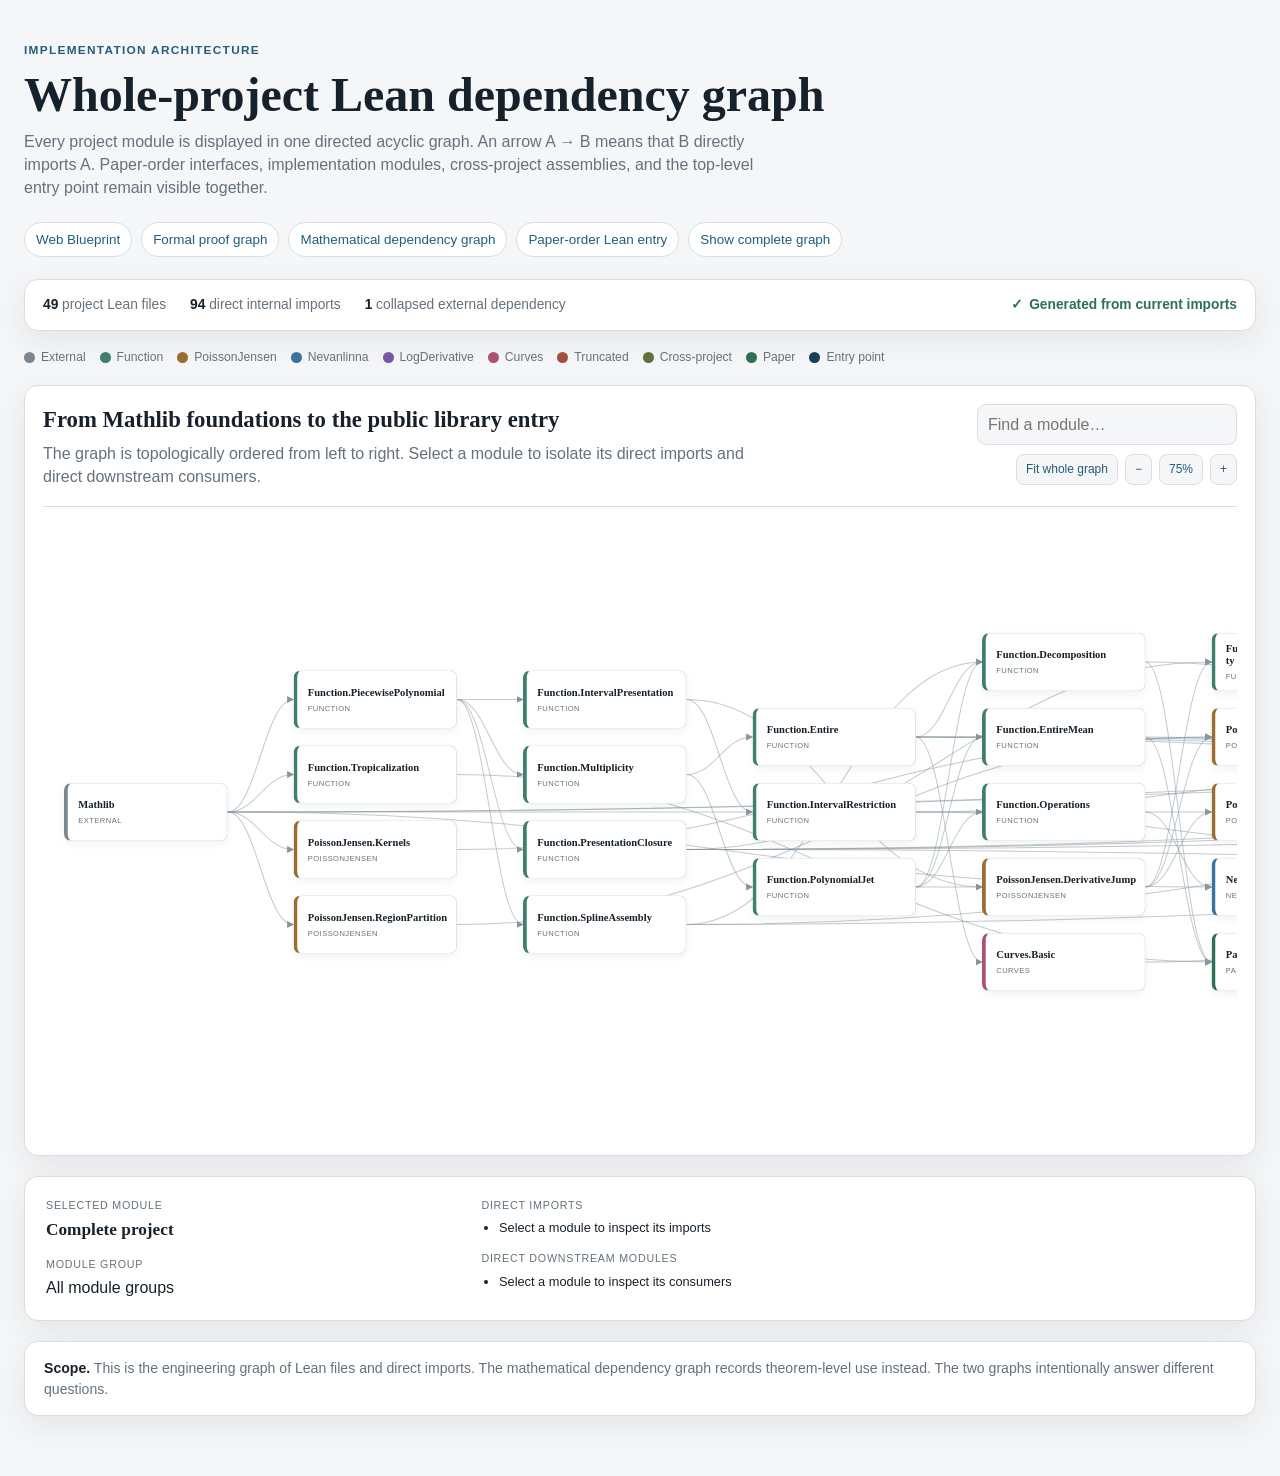
<file: home_page/nth_tropical_nevanlinna_lean_structure.html>
<!doctype html>
<html lang="en">
<head>
  <meta charset="utf-8">
  <meta name="viewport" content="width=device-width, initial-scale=1">
  <title>Whole-project Lean dependency graph - n-th Tropical Nevanlinna Theory</title>
  <style>
    :root {
      color-scheme: light dark;
      --paper:#f5f6f7; --surface:#fff; --ink:#17212b; --muted:#65717d;
      --rule:#d8dee4; --accent:#245c7c; --edge:#8796a0;
      --edge-active:#245c7c; --verified:#2f6f55; --shadow:0 10px 30px rgba(23,33,43,.08);
    }
    * { box-sizing:border-box; }
    body { margin:0; background:var(--paper); color:var(--ink); font-family:Inter,ui-sans-serif,-apple-system,BlinkMacSystemFont,"Segoe UI",sans-serif; line-height:1.45; }
    main { max-width:1760px; margin:0 auto; padding:42px 24px 60px; }
    h1,h2,p { margin-top:0; }
    h1,h2,.module-name,.detail-title { font-family:"STIX Two Text","Libertinus Serif",Georgia,serif; }
    h1 { margin-bottom:9px; font-size:clamp(2rem,4vw,3rem); line-height:1.08; font-weight:600; }
    h2 { margin-bottom:5px; font-size:1.42rem; }
    a { color:var(--accent); text-underline-offset:3px; }
    .eyebrow { margin-bottom:10px; color:var(--accent); font-size:.74rem; font-weight:700; letter-spacing:.11em; text-transform:uppercase; }
    .lede { max-width:86ch; margin-bottom:0; color:var(--muted); }
    .toolbar { display:flex; flex-wrap:wrap; gap:9px; margin:22px 0; }
    .toolbar a,.toolbar button { padding:7px 11px; border:1px solid var(--rule); border-radius:999px; background:var(--surface); color:var(--accent); font:inherit; font-size:.84rem; text-decoration:none; cursor:pointer; }
    .toolbar a:hover,.toolbar button:hover,.toolbar a:focus-visible,.toolbar button:focus-visible { border-color:var(--accent); }
    .summary,.graph-panel,.detail-panel,.note { border:1px solid var(--rule); border-radius:14px; background:var(--surface); box-shadow:var(--shadow); }
    .summary { display:flex; flex-wrap:wrap; align-items:center; gap:12px 24px; padding:15px 18px; color:var(--muted); font-size:.86rem; }
    .summary strong { color:var(--ink); }
    .status { margin-left:auto; color:var(--verified); font-weight:650; }
    .status::before { content:"✓"; margin-right:6px; }
    .legend { display:flex; flex-wrap:wrap; gap:7px 14px; margin:18px 0; color:var(--muted); font-size:.76rem; }
    .legend span { display:inline-flex; align-items:center; gap:6px; }
    .swatch { width:11px; height:11px; border-radius:50%; background:var(--group-color); }
    .graph-panel { padding:18px; overflow:hidden; }
    .graph-heading { display:flex; justify-content:space-between; align-items:start; gap:24px; }
    .graph-heading p { max-width:80ch; margin-bottom:0; color:var(--muted); }
    .view-tools { display:grid; justify-items:end; gap:9px; }
    .view-controls { display:flex; gap:7px; }
    .view-controls button { padding:6px 9px; border:1px solid var(--rule); border-radius:8px; background:var(--paper); color:var(--accent); font:inherit; font-size:.75rem; cursor:pointer; }
    .view-controls button:hover,.view-controls button:focus-visible { border-color:var(--accent); }
    .search { min-width:260px; padding:8px 10px; border:1px solid var(--rule); border-radius:9px; background:var(--paper); color:var(--ink); font:inherit; }
    .graph-scroll { margin-top:18px; overflow:auto; border-top:1px solid var(--rule); }
    .graph-stage { position:relative; }
    .graph-board { position:relative; min-height:760px; margin:20px 0; }
    .edge-layer { position:absolute; inset:0; z-index:0; width:100%; height:100%; overflow:visible; pointer-events:none; }
    .module-layer { position:absolute; inset:0; z-index:1; }
    .dep-edge { fill:none; stroke:var(--edge); stroke-width:1.35; stroke-opacity:.50; marker-end:url(#arrow); transition:opacity 140ms ease,stroke 140ms ease,stroke-width 140ms ease; }
    .dep-edge.is-active { stroke:var(--edge-active); stroke-width:2.4; stroke-opacity:1; marker-end:url(#arrow-active); }
    .dep-edge.is-dim { opacity:.055; }
    .module { position:absolute; width:218px; min-height:78px; padding:10px 11px 9px 14px; border:1px solid var(--rule); border-left:5px solid var(--group-color); border-radius:10px; background:var(--surface); color:var(--ink); font:inherit; text-align:left; cursor:pointer; box-shadow:0 4px 12px rgba(23,33,43,.06); transition:opacity 140ms ease,border-color 140ms ease,box-shadow 140ms ease; }
    .module:hover,.module:focus-visible { border-color:var(--accent); }
    .module.is-selected { border-color:var(--accent); box-shadow:0 0 0 2px var(--accent); }
    .module.is-related { border-color:var(--edge-active); }
    .module.is-dim { opacity:.18; }
    .module-name { display:block; font-size:.88rem; font-weight:600; line-height:1.16; overflow-wrap:anywhere; }
    .module-group { display:block; margin-top:7px; color:var(--muted); font-size:.63rem; letter-spacing:.06em; text-transform:uppercase; }
    .detail-panel { display:grid; grid-template-columns:minmax(230px,.8fr) minmax(360px,1.5fr); gap:22px 34px; margin-top:20px; padding:21px; }
    .detail-label { margin-bottom:4px; color:var(--muted); font-size:.67rem; letter-spacing:.07em; text-transform:uppercase; }
    .detail-title { margin-bottom:7px; font-size:1.08rem; font-weight:600; overflow-wrap:anywhere; }
    .detail-source { font-family:ui-monospace,SFMono-Regular,Menlo,monospace; font-size:.76rem; overflow-wrap:anywhere; }
    .detail-list { margin:0; padding-left:1.1rem; columns:2; column-gap:30px; }
    .detail-list li { break-inside:avoid; margin:2px 0; font-size:.8rem; overflow-wrap:anywhere; }
    .note { margin-top:20px; padding:16px 19px; color:var(--muted); font-size:.88rem; }
    .note strong { color:var(--ink); }
    @media (prefers-color-scheme:dark) {
      :root { --paper:#11171c; --surface:#182128; --ink:#edf1f4; --muted:#aab4bd; --rule:#35434e; --accent:#8fc9e9; --edge:#748894; --edge-active:#8fc9e9; --verified:#83c9aa; --shadow:none; }
    }
    @media (max-width:780px) { main{padding:28px 14px 44px}.graph-heading{display:block}.view-tools{justify-items:stretch;margin-top:14px}.search{width:100%;min-width:0}.detail-panel{grid-template-columns:1fr}.detail-list{columns:1}.status{margin-left:0}.graph-panel{padding:13px} }
  </style>
</head>
<body>
<main>
  <div class="eyebrow">Implementation architecture</div>
  <h1>Whole-project Lean dependency graph</h1>
  <p class="lede">Every project module is displayed in one directed acyclic graph. An arrow A → B means that B directly imports A. Paper-order interfaces, implementation modules, cross-project assemblies, and the top-level entry point remain visible together.</p>

  <nav class="toolbar" aria-label="Related resources">
    <a href="../blueprint/web/index.html">Web Blueprint</a>
    <a href="../blueprint/web/dep_graph_document.html">Formal proof graph</a>
    <a href="nth_tropical_nevanlinna_dependency_graph.html">Mathematical dependency graph</a>
    <a href="../NthTropicalNevanlinna/Paper.lean">Paper-order Lean entry</a>
    <button id="reset" type="button">Show complete graph</button>
  </nav>

  <section class="summary" aria-label="Graph coverage">
    <span><strong>49</strong> project Lean files</span>
    <span><strong>94</strong> direct internal imports</span>
    <span><strong>1</strong> collapsed external dependency</span>
    <span class="status">Generated from current imports</span>
  </section>
  <div class="legend" id="legend" aria-label="Module groups"><span style="--group-color:#7b8790"><i class="swatch"></i>External</span><span style="--group-color:#3f7f6b"><i class="swatch"></i>Function</span><span style="--group-color:#9a6d32"><i class="swatch"></i>PoissonJensen</span><span style="--group-color:#39739d"><i class="swatch"></i>Nevanlinna</span><span style="--group-color:#7656a5"><i class="swatch"></i>LogDerivative</span><span style="--group-color:#a9536f"><i class="swatch"></i>Curves</span><span style="--group-color:#a34f3d"><i class="swatch"></i>Truncated</span><span style="--group-color:#626f3a"><i class="swatch"></i>Cross-project</span><span style="--group-color:#2f6f55"><i class="swatch"></i>Paper</span><span style="--group-color:#183f59"><i class="swatch"></i>Entry point</span></div>

  <section class="graph-panel" aria-labelledby="graph-title">
    <div class="graph-heading">
      <div>
        <h2 id="graph-title">From Mathlib foundations to the public library entry</h2>
        <p>The graph is topologically ordered from left to right. Select a module to isolate its direct imports and direct downstream consumers.</p>
      </div>
      <div class="view-tools">
        <input class="search" id="search" type="search" placeholder="Find a module…" aria-label="Find a module">
        <div class="view-controls" aria-label="Graph zoom controls">
          <button id="fit-width" type="button">Fit whole graph</button>
          <button id="zoom-out" type="button">−</button>
          <button id="zoom-reset" type="button">100%</button>
          <button id="zoom-in" type="button">+</button>
        </div>
      </div>
    </div>
    <div class="graph-scroll">
      <div class="graph-stage" id="graph-stage" style="width:6394px;height:800px">
        <div class="graph-board" id="graph-board" style="width:6394px;height:760px">
          <svg class="edge-layer" id="edge-layer" aria-hidden="true" viewBox="0 0 6394 760" width="6394" height="760">
            <defs>
              <marker id="arrow" viewBox="0 0 10 10" refX="9" refY="5" markerWidth="7" markerHeight="7" orient="auto">
                <path d="M 0 0 L 10 5 L 0 10 z" fill="var(--edge)"></path>
              </marker>
              <marker id="arrow-active" viewBox="0 0 10 10" refX="9" refY="5" markerWidth="7" markerHeight="7" orient="auto">
                <path d="M 0 0 L 10 5 L 0 10 z" fill="var(--edge-active)"></path>
              </marker>
            </defs>
            <g id="edge-paths"><path class="dep-edge" data-source="NthTropicalNevanlinna.Function.Entire" data-target="NthTropicalNevanlinna.Function.Decomposition" d="M 1164.0 280.0 C 1202.7 280.0, 1213.3 180.0, 1252.0 180.0"></path>
<path class="dep-edge" data-source="NthTropicalNevanlinna.Function.PolynomialJet" data-target="NthTropicalNevanlinna.Function.Decomposition" d="M 1164.0 480.0 C 1202.7 480.0, 1213.3 180.0, 1252.0 180.0"></path>
<path class="dep-edge" data-source="NthTropicalNevanlinna.Function.SplineAssembly" data-target="NthTropicalNevanlinna.Function.Decomposition" d="M 858.0 530.0 C 1031.4 530.0, 1078.6 180.0, 1252.0 180.0"></path>
<path class="dep-edge" data-source="NthTropicalNevanlinna.Function.Multiplicity" data-target="NthTropicalNevanlinna.Function.Entire" d="M 858.0 330.0 C 896.7 330.0, 907.3 280.0, 946.0 280.0"></path>
<path class="dep-edge" data-source="NthTropicalNevanlinna.Function.Entire" data-target="NthTropicalNevanlinna.Function.EntireMean" d="M 1164.0 280.0 C 1202.7 280.0, 1213.3 280.0, 1252.0 280.0"></path>
<path class="dep-edge" data-source="NthTropicalNevanlinna.Function.PolynomialJet" data-target="NthTropicalNevanlinna.Function.EntireMean" d="M 1164.0 480.0 C 1202.7 480.0, 1213.3 280.0, 1252.0 280.0"></path>
<path class="dep-edge" data-source="NthTropicalNevanlinna.Function.Entire" data-target="NthTropicalNevanlinna.Function.FirstOrderConvexity" d="M 1164.0 280.0 C 2145.2 280.0, 2412.8 330.0, 3394.0 330.0"></path>
<path class="dep-edge" data-source="NthTropicalNevanlinna.Function.PresentationClosure" data-target="NthTropicalNevanlinna.Function.FirstOrderConvexity" d="M 858.0 430.0 C 1973.8 430.0, 2278.2 330.0, 3394.0 330.0"></path>
<path class="dep-edge" data-source="NthTropicalNevanlinna.LogDerivative.CharacteristicMonotonicity" data-target="NthTropicalNevanlinna.Function.FirstOrderConvexity" d="M 3306.0 330.0 C 3344.7 330.0, 3355.3 330.0, 3394.0 330.0"></path>
<path class="dep-edge" data-source="NthTropicalNevanlinna.Function.PiecewisePolynomial" data-target="NthTropicalNevanlinna.Function.IntervalPresentation" d="M 552.0 230.0 C 590.7 230.0, 601.3 230.0, 640.0 230.0"></path>
<path class="dep-edge" data-source="NthTropicalNevanlinna.Function.IntervalPresentation" data-target="NthTropicalNevanlinna.Function.IntervalRestriction" d="M 858.0 230.0 C 896.7 230.0, 907.3 380.0, 946.0 380.0"></path>
<path class="dep-edge" data-source="NthTropicalNevanlinna.Function.PiecewisePolynomial" data-target="NthTropicalNevanlinna.Function.Multiplicity" d="M 552.0 230.0 C 590.7 230.0, 601.3 330.0, 640.0 330.0"></path>
<path class="dep-edge" data-source="NthTropicalNevanlinna.Function.PolynomialJet" data-target="NthTropicalNevanlinna.Function.Operations" d="M 1164.0 480.0 C 1202.7 480.0, 1213.3 380.0, 1252.0 380.0"></path>
<path class="dep-edge" data-source="Mathlib" data-target="NthTropicalNevanlinna.Function.PiecewisePolynomial" d="M 246.0 380.0 C 284.7 380.0, 295.3 230.0, 334.0 230.0"></path>
<path class="dep-edge" data-source="NthTropicalNevanlinna.Function.Multiplicity" data-target="NthTropicalNevanlinna.Function.PolynomialJet" d="M 858.0 330.0 C 896.7 330.0, 907.3 480.0, 946.0 480.0"></path>
<path class="dep-edge" data-source="NthTropicalNevanlinna.Function.PiecewisePolynomial" data-target="NthTropicalNevanlinna.Function.PresentationClosure" d="M 552.0 230.0 C 590.7 230.0, 601.3 430.0, 640.0 430.0"></path>
<path class="dep-edge" data-source="NthTropicalNevanlinna.Function.PiecewisePolynomial" data-target="NthTropicalNevanlinna.Function.SplineAssembly" d="M 552.0 230.0 C 590.7 230.0, 601.3 530.0, 640.0 530.0"></path>
<path class="dep-edge" data-source="NthTropicalNevanlinna.Function.PresentationClosure" data-target="NthTropicalNevanlinna.Function.TranslationMultiplicity" d="M 858.0 430.0 C 1166.0 430.0, 1250.0 180.0, 1558.0 180.0"></path>
<path class="dep-edge" data-source="NthTropicalNevanlinna.PoissonJensen.DerivativeJump" data-target="NthTropicalNevanlinna.Function.TranslationMultiplicity" d="M 1470.0 480.0 C 1508.7 480.0, 1519.3 180.0, 1558.0 180.0"></path>
<path class="dep-edge" data-source="Mathlib" data-target="NthTropicalNevanlinna.Function.Tropicalization" d="M 246.0 380.0 C 284.7 380.0, 295.3 330.0, 334.0 330.0"></path>
<path class="dep-edge" data-source="NthTropicalNevanlinna.PoissonJensen.DerivativeJump" data-target="NthTropicalNevanlinna.PoissonJensen.AuxiliaryJumps" d="M 1470.0 480.0 C 1508.7 480.0, 1519.3 280.0, 1558.0 280.0"></path>
<path class="dep-edge" data-source="NthTropicalNevanlinna.PoissonJensen.Kernels" data-target="NthTropicalNevanlinna.PoissonJensen.AuxiliaryJumps" d="M 552.0 430.0 C 994.6 430.0, 1115.4 280.0, 1558.0 280.0"></path>
<path class="dep-edge" data-source="NthTropicalNevanlinna.PoissonJensen.RegionPartition" data-target="NthTropicalNevanlinna.PoissonJensen.AuxiliaryJumps" d="M 552.0 530.0 C 994.6 530.0, 1115.4 280.0, 1558.0 280.0"></path>
<path class="dep-edge" data-source="NthTropicalNevanlinna.Function.IntervalPresentation" data-target="NthTropicalNevanlinna.PoissonJensen.DerivativeJump" d="M 858.0 230.0 C 1031.4 230.0, 1078.6 480.0, 1252.0 480.0"></path>
<path class="dep-edge" data-source="NthTropicalNevanlinna.Function.PolynomialJet" data-target="NthTropicalNevanlinna.PoissonJensen.DerivativeJump" d="M 1164.0 480.0 C 1202.7 480.0, 1213.3 480.0, 1252.0 480.0"></path>
<path class="dep-edge" data-source="NthTropicalNevanlinna.Function.IntervalRestriction" data-target="NthTropicalNevanlinna.PoissonJensen.IntrinsicTelescoping" d="M 1164.0 380.0 C 1472.0 380.0, 1556.0 330.0, 1864.0 330.0"></path>
<path class="dep-edge" data-source="NthTropicalNevanlinna.Nevanlinna.Counting" data-target="NthTropicalNevanlinna.PoissonJensen.IntrinsicTelescoping" d="M 1776.0 480.0 C 1814.7 480.0, 1825.3 330.0, 1864.0 330.0"></path>
<path class="dep-edge" data-source="NthTropicalNevanlinna.PoissonJensen.Telescoping" data-target="NthTropicalNevanlinna.PoissonJensen.IntrinsicTelescoping" d="M 1776.0 380.0 C 1814.7 380.0, 1825.3 330.0, 1864.0 330.0"></path>
<path class="dep-edge" data-source="Mathlib" data-target="NthTropicalNevanlinna.PoissonJensen.Kernels" d="M 246.0 380.0 C 284.7 380.0, 295.3 430.0, 334.0 430.0"></path>
<path class="dep-edge" data-source="NthTropicalNevanlinna.Function.IntervalRestriction" data-target="NthTropicalNevanlinna.PoissonJensen.Main" d="M 1164.0 380.0 C 1472.0 380.0, 1556.0 430.0, 1864.0 430.0"></path>
<path class="dep-edge" data-source="NthTropicalNevanlinna.PoissonJensen.AuxiliaryJumps" data-target="NthTropicalNevanlinna.PoissonJensen.Main" d="M 1776.0 280.0 C 1814.7 280.0, 1825.3 430.0, 1864.0 430.0"></path>
<path class="dep-edge" data-source="NthTropicalNevanlinna.PoissonJensen.Telescoping" data-target="NthTropicalNevanlinna.PoissonJensen.Main" d="M 1776.0 380.0 C 1814.7 380.0, 1825.3 430.0, 1864.0 430.0"></path>
<path class="dep-edge" data-source="Mathlib" data-target="NthTropicalNevanlinna.PoissonJensen.RegionPartition" d="M 246.0 380.0 C 284.7 380.0, 295.3 530.0, 334.0 530.0"></path>
<path class="dep-edge" data-source="NthTropicalNevanlinna.PoissonJensen.DerivativeJump" data-target="NthTropicalNevanlinna.PoissonJensen.Telescoping" d="M 1470.0 480.0 C 1508.7 480.0, 1519.3 380.0, 1558.0 380.0"></path>
<path class="dep-edge" data-source="Mathlib" data-target="NthTropicalNevanlinna.Nevanlinna.Counting" d="M 246.0 380.0 C 823.3 380.0, 980.7 480.0, 1558.0 480.0"></path>
<path class="dep-edge" data-source="NthTropicalNevanlinna.Function.Operations" data-target="NthTropicalNevanlinna.Nevanlinna.Counting" d="M 1470.0 380.0 C 1508.7 380.0, 1519.3 480.0, 1558.0 480.0"></path>
<path class="dep-edge" data-source="Mathlib" data-target="NthTropicalNevanlinna.Nevanlinna.Examples" d="M 246.0 380.0 C 1361.8 380.0, 1666.2 330.0, 2782.0 330.0"></path>
<path class="dep-edge" data-source="NthTropicalNevanlinna.Function.Entire" data-target="NthTropicalNevanlinna.Nevanlinna.Examples" d="M 1164.0 280.0 C 1875.9 280.0, 2070.1 330.0, 2782.0 330.0"></path>
<path class="dep-edge" data-source="NthTropicalNevanlinna.Function.SplineAssembly" data-target="NthTropicalNevanlinna.Nevanlinna.Examples" d="M 858.0 530.0 C 1704.6 530.0, 1935.4 330.0, 2782.0 330.0"></path>
<path class="dep-edge" data-source="NthTropicalNevanlinna.Nevanlinna.Growth" data-target="NthTropicalNevanlinna.Nevanlinna.Examples" d="M 2694.0 330.0 C 2732.7 330.0, 2743.3 330.0, 2782.0 330.0"></path>
<path class="dep-edge" data-source="NthTropicalNevanlinna.Nevanlinna.Jensen" data-target="NthTropicalNevanlinna.Nevanlinna.Growth" d="M 2388.0 380.0 C 2426.7 380.0, 2437.3 330.0, 2476.0 330.0"></path>
<path class="dep-edge" data-source="NthTropicalNevanlinna.Nevanlinna.Counting" data-target="NthTropicalNevanlinna.Nevanlinna.Jensen" d="M 1776.0 480.0 C 1949.4 480.0, 1996.6 380.0, 2170.0 380.0"></path>
<path class="dep-edge" data-source="NthTropicalNevanlinna.PoissonJensen.Main" data-target="NthTropicalNevanlinna.Nevanlinna.Jensen" d="M 2082.0 430.0 C 2120.7 430.0, 2131.3 380.0, 2170.0 380.0"></path>
<path class="dep-edge" data-source="NthTropicalNevanlinna.LogDerivative.WellDefined" data-target="NthTropicalNevanlinna.LogDerivative.CharacteristicMonotonicity" d="M 3000.0 430.0 C 3038.7 430.0, 3049.3 330.0, 3088.0 330.0"></path>
<path class="dep-edge" data-source="Mathlib" data-target="NthTropicalNevanlinna.LogDerivative.GrowthShiftProof" d="M 246.0 380.0 C 1765.8 380.0, 2180.2 280.0, 3700.0 280.0"></path>
<path class="dep-edge" data-source="NthTropicalNevanlinna.LogDerivative.ShiftEstimate" data-target="NthTropicalNevanlinna.LogDerivative.GrowthShiftProof" d="M 3612.0 430.0 C 3650.7 430.0, 3661.3 280.0, 3700.0 280.0"></path>
<path class="dep-edge" data-source="NthTropicalNevanlinna.Nevanlinna.Growth" data-target="NthTropicalNevanlinna.LogDerivative.GrowthShiftProof" d="M 2694.0 330.0 C 3136.6 330.0, 3257.4 280.0, 3700.0 280.0"></path>
<path class="dep-edge" data-source="NthTropicalNevanlinna.LogDerivative.GrowthShiftProof" data-target="NthTropicalNevanlinna.LogDerivative.Main" d="M 3918.0 280.0 C 3956.7 280.0, 3967.3 330.0, 4006.0 330.0"></path>
<path class="dep-edge" data-source="NthTropicalNevanlinna.LogDerivative.CharacteristicMonotonicity" data-target="NthTropicalNevanlinna.LogDerivative.ShiftEstimate" d="M 3306.0 330.0 C 3344.7 330.0, 3355.3 430.0, 3394.0 430.0"></path>
<path class="dep-edge" data-source="NthTropicalNevanlinna.Nevanlinna.Jensen" data-target="NthTropicalNevanlinna.LogDerivative.ShiftEstimate" d="M 2388.0 380.0 C 2830.6 380.0, 2951.4 430.0, 3394.0 430.0"></path>
<path class="dep-edge" data-source="NthTropicalNevanlinna.PoissonJensen.IntrinsicTelescoping" data-target="NthTropicalNevanlinna.LogDerivative.ShiftEstimate" d="M 2082.0 330.0 C 2659.3 330.0, 2816.7 430.0, 3394.0 430.0"></path>
<path class="dep-edge" data-source="NthTropicalNevanlinna.Nevanlinna.Growth" data-target="NthTropicalNevanlinna.LogDerivative.WellDefined" d="M 2694.0 330.0 C 2732.7 330.0, 2743.3 430.0, 2782.0 430.0"></path>
<path class="dep-edge" data-source="NthTropicalNevanlinna.Function.Entire" data-target="NthTropicalNevanlinna.Curves.Basic" d="M 1164.0 280.0 C 1202.7 280.0, 1213.3 580.0, 1252.0 580.0"></path>
<path class="dep-edge" data-source="NthTropicalNevanlinna.Curves.Basic" data-target="NthTropicalNevanlinna.Curves.Characteristic" d="M 1470.0 580.0 C 1912.6 580.0, 2033.4 430.0, 2476.0 430.0"></path>
<path class="dep-edge" data-source="NthTropicalNevanlinna.Function.Decomposition" data-target="NthTropicalNevanlinna.Curves.Characteristic" d="M 1470.0 180.0 C 1912.6 180.0, 2033.4 430.0, 2476.0 430.0"></path>
<path class="dep-edge" data-source="NthTropicalNevanlinna.Function.EntireMean" data-target="NthTropicalNevanlinna.Curves.Characteristic" d="M 1470.0 280.0 C 1912.6 280.0, 2033.4 430.0, 2476.0 430.0"></path>
<path class="dep-edge" data-source="NthTropicalNevanlinna.Nevanlinna.Jensen" data-target="NthTropicalNevanlinna.Curves.Characteristic" d="M 2388.0 380.0 C 2426.7 380.0, 2437.3 430.0, 2476.0 430.0"></path>
<path class="dep-edge" data-source="NthTropicalNevanlinna.Curves.SecondMain" data-target="NthTropicalNevanlinna.Curves.Fermat" d="M 4224.0 430.0 C 4262.7 430.0, 4273.3 280.0, 4312.0 280.0"></path>
<path class="dep-edge" data-source="NthTropicalNevanlinna.Function.PresentationClosure" data-target="NthTropicalNevanlinna.Curves.Fermat" d="M 858.0 430.0 C 2377.8 430.0, 2792.2 280.0, 4312.0 280.0"></path>
<path class="dep-edge" data-source="NthTropicalNevanlinna.Nevanlinna.Growth" data-target="NthTropicalNevanlinna.Curves.Fermat" d="M 2694.0 330.0 C 3405.9 330.0, 3600.1 280.0, 4312.0 280.0"></path>
<path class="dep-edge" data-source="NthTropicalNevanlinna.Curves.Fermat" data-target="NthTropicalNevanlinna.Curves.FermatExamples" d="M 4530.0 280.0 C 4568.7 280.0, 4579.3 330.0, 4618.0 330.0"></path>
<path class="dep-edge" data-source="NthTropicalNevanlinna.Function.SplineAssembly" data-target="NthTropicalNevanlinna.Curves.FermatExamples" d="M 858.0 530.0 C 2512.4 530.0, 2963.6 330.0, 4618.0 330.0"></path>
<path class="dep-edge" data-source="NthTropicalNevanlinna.Curves.Characteristic" data-target="NthTropicalNevanlinna.Curves.HomogeneousPolynomial" d="M 2694.0 430.0 C 3136.6 430.0, 3257.4 380.0, 3700.0 380.0"></path>
<path class="dep-edge" data-source="NthTropicalNevanlinna.Function.FirstOrderConvexity" data-target="NthTropicalNevanlinna.Curves.HomogeneousPolynomial" d="M 3612.0 330.0 C 3650.7 330.0, 3661.3 380.0, 3700.0 380.0"></path>
<path class="dep-edge" data-source="NthTropicalNevanlinna.Function.PresentationClosure" data-target="NthTropicalNevanlinna.Curves.HomogeneousPolynomial" d="M 858.0 430.0 C 2108.5 430.0, 2449.5 380.0, 3700.0 380.0"></path>
<path class="dep-edge" data-source="NthTropicalNevanlinna.Curves.HomogeneousPolynomial" data-target="NthTropicalNevanlinna.Curves.SecondMain" d="M 3918.0 380.0 C 3956.7 380.0, 3967.3 430.0, 4006.0 430.0"></path>
<path class="dep-edge" data-source="NthTropicalNevanlinna.Function.Entire" data-target="NthTropicalNevanlinna.Truncated.Casoratian" d="M 1164.0 280.0 C 2279.8 280.0, 2584.2 480.0, 3700.0 480.0"></path>
<path class="dep-edge" data-source="NthTropicalNevanlinna.Function.FirstOrderConvexity" data-target="NthTropicalNevanlinna.Truncated.Casoratian" d="M 3612.0 330.0 C 3650.7 330.0, 3661.3 480.0, 3700.0 480.0"></path>
<path class="dep-edge" data-source="NthTropicalNevanlinna.Function.PresentationClosure" data-target="NthTropicalNevanlinna.Truncated.Casoratian" d="M 858.0 430.0 C 2108.5 430.0, 2449.5 480.0, 3700.0 480.0"></path>
<path class="dep-edge" data-source="NthTropicalNevanlinna.Function.TranslationMultiplicity" data-target="NthTropicalNevanlinna.Truncated.Casoratian" d="M 1776.0 180.0 C 2622.6 180.0, 2853.4 480.0, 3700.0 480.0"></path>
<path class="dep-edge" data-source="Mathlib" data-target="NthTropicalNevanlinna.Truncated.FiniteRoots" d="M 246.0 380.0 C 2035.0 380.0, 2523.0 380.0, 4312.0 380.0"></path>
<path class="dep-edge" data-source="NthTropicalNevanlinna.Curves.SecondMain" data-target="NthTropicalNevanlinna.Truncated.FiniteRoots" d="M 4224.0 430.0 C 4262.7 430.0, 4273.3 380.0, 4312.0 380.0"></path>
<path class="dep-edge" data-source="NthTropicalNevanlinna.PoissonJensen.IntrinsicTelescoping" data-target="NthTropicalNevanlinna.Truncated.FiniteRoots" d="M 2082.0 330.0 C 3063.2 330.0, 3330.8 380.0, 4312.0 380.0"></path>
<path class="dep-edge" data-source="NthTropicalNevanlinna.Truncated.Casoratian" data-target="NthTropicalNevanlinna.Truncated.FiniteRoots" d="M 3918.0 480.0 C 4091.4 480.0, 4138.6 380.0, 4312.0 380.0"></path>
<path class="dep-edge" data-source="NthTropicalNevanlinna.LogDerivative.Main" data-target="NthTropicalNevanlinna.Truncated.Main" d="M 4224.0 330.0 C 4532.0 330.0, 4616.0 330.0, 4924.0 330.0"></path>
<path class="dep-edge" data-source="NthTropicalNevanlinna.LogDerivative.WellDefined" data-target="NthTropicalNevanlinna.Truncated.Main" d="M 3000.0 430.0 C 3846.6 430.0, 4077.4 330.0, 4924.0 330.0"></path>
<path class="dep-edge" data-source="NthTropicalNevanlinna.Truncated.ShiftCounting" data-target="NthTropicalNevanlinna.Truncated.Main" d="M 4836.0 430.0 C 4874.7 430.0, 4885.3 330.0, 4924.0 330.0"></path>
<path class="dep-edge" data-source="NthTropicalNevanlinna.Curves.SecondMain" data-target="NthTropicalNevanlinna.Truncated.ShiftCounting" d="M 4224.0 430.0 C 4397.4 430.0, 4444.6 430.0, 4618.0 430.0"></path>
<path class="dep-edge" data-source="NthTropicalNevanlinna.Truncated.FiniteRoots" data-target="NthTropicalNevanlinna.Truncated.ShiftCounting" d="M 4530.0 380.0 C 4568.7 380.0, 4579.3 430.0, 4618.0 430.0"></path>
<path class="dep-edge" data-source="NthTropicalNevanlinna.Curves.FermatExamples" data-target="NthTropicalNevanlinna.Counterexamples" d="M 4836.0 330.0 C 5009.4 330.0, 5056.6 330.0, 5230.0 330.0"></path>
<path class="dep-edge" data-source="NthTropicalNevanlinna.Nevanlinna.Examples" data-target="NthTropicalNevanlinna.Counterexamples" d="M 3000.0 330.0 C 3981.2 330.0, 4248.8 330.0, 5230.0 330.0"></path>
<path class="dep-edge" data-source="NthTropicalNevanlinna.Truncated.Main" data-target="NthTropicalNevanlinna.Counterexamples" d="M 5142.0 330.0 C 5180.7 330.0, 5191.3 330.0, 5230.0 330.0"></path>
<path class="dep-edge" data-source="NthTropicalNevanlinna.Paper.Examples" data-target="NthTropicalNevanlinna.Paper" d="M 5754.0 380.0 C 5792.7 380.0, 5803.3 380.0, 5842.0 380.0"></path>
<path class="dep-edge" data-source="NthTropicalNevanlinna.Paper.Section2" data-target="NthTropicalNevanlinna.Paper" d="M 1776.0 580.0 C 3565.0 580.0, 4053.0 380.0, 5842.0 380.0"></path>
<path class="dep-edge" data-source="NthTropicalNevanlinna.Paper.Section3" data-target="NthTropicalNevanlinna.Paper" d="M 3306.0 430.0 C 4421.8 430.0, 4726.2 380.0, 5842.0 380.0"></path>
<path class="dep-edge" data-source="NthTropicalNevanlinna.Paper.Section4" data-target="NthTropicalNevanlinna.Paper" d="M 4530.0 480.0 C 5107.3 480.0, 5264.7 380.0, 5842.0 380.0"></path>
<path class="dep-edge" data-source="NthTropicalNevanlinna.Paper.Section5" data-target="NthTropicalNevanlinna.Paper" d="M 5142.0 430.0 C 5450.0 430.0, 5534.0 380.0, 5842.0 380.0"></path>
<path class="dep-edge" data-source="NthTropicalNevanlinna.Paper.Section6" data-target="NthTropicalNevanlinna.Paper" d="M 5448.0 430.0 C 5621.4 430.0, 5668.6 380.0, 5842.0 380.0"></path>
<path class="dep-edge" data-source="NthTropicalNevanlinna.Counterexamples" data-target="NthTropicalNevanlinna.Paper.Examples" d="M 5448.0 330.0 C 5486.7 330.0, 5497.3 380.0, 5536.0 380.0"></path>
<path class="dep-edge" data-source="NthTropicalNevanlinna.Function.Decomposition" data-target="NthTropicalNevanlinna.Paper.Section2" d="M 1470.0 180.0 C 1508.7 180.0, 1519.3 580.0, 1558.0 580.0"></path>
<path class="dep-edge" data-source="NthTropicalNevanlinna.Function.EntireMean" data-target="NthTropicalNevanlinna.Paper.Section2" d="M 1470.0 280.0 C 1508.7 280.0, 1519.3 580.0, 1558.0 580.0"></path>
<path class="dep-edge" data-source="NthTropicalNevanlinna.Function.Tropicalization" data-target="NthTropicalNevanlinna.Paper.Section2" d="M 552.0 330.0 C 994.6 330.0, 1115.4 580.0, 1558.0 580.0"></path>
<path class="dep-edge" data-source="NthTropicalNevanlinna.Nevanlinna.Counting" data-target="NthTropicalNevanlinna.Paper.Section3" d="M 1776.0 480.0 C 2353.3 480.0, 2510.7 430.0, 3088.0 430.0"></path>
<path class="dep-edge" data-source="NthTropicalNevanlinna.Nevanlinna.Examples" data-target="NthTropicalNevanlinna.Paper.Section3" d="M 3000.0 330.0 C 3038.7 330.0, 3049.3 430.0, 3088.0 430.0"></path>
<path class="dep-edge" data-source="NthTropicalNevanlinna.Nevanlinna.Growth" data-target="NthTropicalNevanlinna.Paper.Section3" d="M 2694.0 330.0 C 2867.4 330.0, 2914.6 430.0, 3088.0 430.0"></path>
<path class="dep-edge" data-source="NthTropicalNevanlinna.Nevanlinna.Jensen" data-target="NthTropicalNevanlinna.Paper.Section3" d="M 2388.0 380.0 C 2696.0 380.0, 2780.0 430.0, 3088.0 430.0"></path>
<path class="dep-edge" data-source="NthTropicalNevanlinna.PoissonJensen.Main" data-target="NthTropicalNevanlinna.Paper.Section3" d="M 2082.0 430.0 C 2524.6 430.0, 2645.4 430.0, 3088.0 430.0"></path>
<path class="dep-edge" data-source="NthTropicalNevanlinna.LogDerivative.Main" data-target="NthTropicalNevanlinna.Paper.Section4" d="M 4224.0 330.0 C 4262.7 330.0, 4273.3 480.0, 4312.0 480.0"></path>
<path class="dep-edge" data-source="NthTropicalNevanlinna.Curves.FermatExamples" data-target="NthTropicalNevanlinna.Paper.Section5" d="M 4836.0 330.0 C 4874.7 330.0, 4885.3 430.0, 4924.0 430.0"></path>
<path class="dep-edge" data-source="NthTropicalNevanlinna.Truncated.FiniteRoots" data-target="NthTropicalNevanlinna.Paper.Section6" d="M 4530.0 380.0 C 4838.0 380.0, 4922.0 430.0, 5230.0 430.0"></path>
<path class="dep-edge" data-source="NthTropicalNevanlinna.Truncated.Main" data-target="NthTropicalNevanlinna.Paper.Section6" d="M 5142.0 330.0 C 5180.7 330.0, 5191.3 430.0, 5230.0 430.0"></path>
<path class="dep-edge" data-source="NthTropicalNevanlinna.Paper" data-target="NthTropicalNevanlinna" d="M 6060.0 380.0 C 6098.7 380.0, 6109.3 380.0, 6148.0 380.0"></path></g>
          </svg>
          <div class="module-layer" id="module-layer"><button type="button" class="module" data-id="Mathlib" style="left:28px;top:341.0px;--group-color:#7b8790"><span class="module-name">Mathlib</span><span class="module-group">External</span></button>
<button type="button" class="module" data-id="NthTropicalNevanlinna.Function.PiecewisePolynomial" style="left:334px;top:191.0px;--group-color:#3f7f6b"><span class="module-name">Function.PiecewisePolynomial</span><span class="module-group">Function</span></button>
<button type="button" class="module" data-id="NthTropicalNevanlinna.Function.Tropicalization" style="left:334px;top:291.0px;--group-color:#3f7f6b"><span class="module-name">Function.Tropicalization</span><span class="module-group">Function</span></button>
<button type="button" class="module" data-id="NthTropicalNevanlinna.PoissonJensen.Kernels" style="left:334px;top:391.0px;--group-color:#9a6d32"><span class="module-name">PoissonJensen.Kernels</span><span class="module-group">PoissonJensen</span></button>
<button type="button" class="module" data-id="NthTropicalNevanlinna.PoissonJensen.RegionPartition" style="left:334px;top:491.0px;--group-color:#9a6d32"><span class="module-name">PoissonJensen.RegionPartition</span><span class="module-group">PoissonJensen</span></button>
<button type="button" class="module" data-id="NthTropicalNevanlinna.Function.IntervalPresentation" style="left:640px;top:191.0px;--group-color:#3f7f6b"><span class="module-name">Function.IntervalPresentation</span><span class="module-group">Function</span></button>
<button type="button" class="module" data-id="NthTropicalNevanlinna.Function.Multiplicity" style="left:640px;top:291.0px;--group-color:#3f7f6b"><span class="module-name">Function.Multiplicity</span><span class="module-group">Function</span></button>
<button type="button" class="module" data-id="NthTropicalNevanlinna.Function.PresentationClosure" style="left:640px;top:391.0px;--group-color:#3f7f6b"><span class="module-name">Function.PresentationClosure</span><span class="module-group">Function</span></button>
<button type="button" class="module" data-id="NthTropicalNevanlinna.Function.SplineAssembly" style="left:640px;top:491.0px;--group-color:#3f7f6b"><span class="module-name">Function.SplineAssembly</span><span class="module-group">Function</span></button>
<button type="button" class="module" data-id="NthTropicalNevanlinna.Function.Entire" style="left:946px;top:241.0px;--group-color:#3f7f6b"><span class="module-name">Function.Entire</span><span class="module-group">Function</span></button>
<button type="button" class="module" data-id="NthTropicalNevanlinna.Function.IntervalRestriction" style="left:946px;top:341.0px;--group-color:#3f7f6b"><span class="module-name">Function.IntervalRestriction</span><span class="module-group">Function</span></button>
<button type="button" class="module" data-id="NthTropicalNevanlinna.Function.PolynomialJet" style="left:946px;top:441.0px;--group-color:#3f7f6b"><span class="module-name">Function.PolynomialJet</span><span class="module-group">Function</span></button>
<button type="button" class="module" data-id="NthTropicalNevanlinna.Function.Decomposition" style="left:1252px;top:141.0px;--group-color:#3f7f6b"><span class="module-name">Function.Decomposition</span><span class="module-group">Function</span></button>
<button type="button" class="module" data-id="NthTropicalNevanlinna.Function.EntireMean" style="left:1252px;top:241.0px;--group-color:#3f7f6b"><span class="module-name">Function.EntireMean</span><span class="module-group">Function</span></button>
<button type="button" class="module" data-id="NthTropicalNevanlinna.Function.Operations" style="left:1252px;top:341.0px;--group-color:#3f7f6b"><span class="module-name">Function.Operations</span><span class="module-group">Function</span></button>
<button type="button" class="module" data-id="NthTropicalNevanlinna.PoissonJensen.DerivativeJump" style="left:1252px;top:441.0px;--group-color:#9a6d32"><span class="module-name">PoissonJensen.DerivativeJump</span><span class="module-group">PoissonJensen</span></button>
<button type="button" class="module" data-id="NthTropicalNevanlinna.Curves.Basic" style="left:1252px;top:541.0px;--group-color:#a9536f"><span class="module-name">Curves.Basic</span><span class="module-group">Curves</span></button>
<button type="button" class="module" data-id="NthTropicalNevanlinna.Function.TranslationMultiplicity" style="left:1558px;top:141.0px;--group-color:#3f7f6b"><span class="module-name">Function.TranslationMultiplicity</span><span class="module-group">Function</span></button>
<button type="button" class="module" data-id="NthTropicalNevanlinna.PoissonJensen.AuxiliaryJumps" style="left:1558px;top:241.0px;--group-color:#9a6d32"><span class="module-name">PoissonJensen.AuxiliaryJumps</span><span class="module-group">PoissonJensen</span></button>
<button type="button" class="module" data-id="NthTropicalNevanlinna.PoissonJensen.Telescoping" style="left:1558px;top:341.0px;--group-color:#9a6d32"><span class="module-name">PoissonJensen.Telescoping</span><span class="module-group">PoissonJensen</span></button>
<button type="button" class="module" data-id="NthTropicalNevanlinna.Nevanlinna.Counting" style="left:1558px;top:441.0px;--group-color:#39739d"><span class="module-name">Nevanlinna.Counting</span><span class="module-group">Nevanlinna</span></button>
<button type="button" class="module" data-id="NthTropicalNevanlinna.Paper.Section2" style="left:1558px;top:541.0px;--group-color:#2f6f55"><span class="module-name">Paper.Section2</span><span class="module-group">Paper</span></button>
<button type="button" class="module" data-id="NthTropicalNevanlinna.PoissonJensen.IntrinsicTelescoping" style="left:1864px;top:291.0px;--group-color:#9a6d32"><span class="module-name">PoissonJensen.IntrinsicTelescoping</span><span class="module-group">PoissonJensen</span></button>
<button type="button" class="module" data-id="NthTropicalNevanlinna.PoissonJensen.Main" style="left:1864px;top:391.0px;--group-color:#9a6d32"><span class="module-name">PoissonJensen.Main</span><span class="module-group">PoissonJensen</span></button>
<button type="button" class="module" data-id="NthTropicalNevanlinna.Nevanlinna.Jensen" style="left:2170px;top:341.0px;--group-color:#39739d"><span class="module-name">Nevanlinna.Jensen</span><span class="module-group">Nevanlinna</span></button>
<button type="button" class="module" data-id="NthTropicalNevanlinna.Nevanlinna.Growth" style="left:2476px;top:291.0px;--group-color:#39739d"><span class="module-name">Nevanlinna.Growth</span><span class="module-group">Nevanlinna</span></button>
<button type="button" class="module" data-id="NthTropicalNevanlinna.Curves.Characteristic" style="left:2476px;top:391.0px;--group-color:#a9536f"><span class="module-name">Curves.Characteristic</span><span class="module-group">Curves</span></button>
<button type="button" class="module" data-id="NthTropicalNevanlinna.Nevanlinna.Examples" style="left:2782px;top:291.0px;--group-color:#39739d"><span class="module-name">Nevanlinna.Examples</span><span class="module-group">Nevanlinna</span></button>
<button type="button" class="module" data-id="NthTropicalNevanlinna.LogDerivative.WellDefined" style="left:2782px;top:391.0px;--group-color:#7656a5"><span class="module-name">LogDerivative.WellDefined</span><span class="module-group">LogDerivative</span></button>
<button type="button" class="module" data-id="NthTropicalNevanlinna.LogDerivative.CharacteristicMonotonicity" style="left:3088px;top:291.0px;--group-color:#7656a5"><span class="module-name">LogDerivative.CharacteristicMonotonicity</span><span class="module-group">LogDerivative</span></button>
<button type="button" class="module" data-id="NthTropicalNevanlinna.Paper.Section3" style="left:3088px;top:391.0px;--group-color:#2f6f55"><span class="module-name">Paper.Section3</span><span class="module-group">Paper</span></button>
<button type="button" class="module" data-id="NthTropicalNevanlinna.Function.FirstOrderConvexity" style="left:3394px;top:291.0px;--group-color:#3f7f6b"><span class="module-name">Function.FirstOrderConvexity</span><span class="module-group">Function</span></button>
<button type="button" class="module" data-id="NthTropicalNevanlinna.LogDerivative.ShiftEstimate" style="left:3394px;top:391.0px;--group-color:#7656a5"><span class="module-name">LogDerivative.ShiftEstimate</span><span class="module-group">LogDerivative</span></button>
<button type="button" class="module" data-id="NthTropicalNevanlinna.LogDerivative.GrowthShiftProof" style="left:3700px;top:241.0px;--group-color:#7656a5"><span class="module-name">LogDerivative.GrowthShiftProof</span><span class="module-group">LogDerivative</span></button>
<button type="button" class="module" data-id="NthTropicalNevanlinna.Curves.HomogeneousPolynomial" style="left:3700px;top:341.0px;--group-color:#a9536f"><span class="module-name">Curves.HomogeneousPolynomial</span><span class="module-group">Curves</span></button>
<button type="button" class="module" data-id="NthTropicalNevanlinna.Truncated.Casoratian" style="left:3700px;top:441.0px;--group-color:#a34f3d"><span class="module-name">Truncated.Casoratian</span><span class="module-group">Truncated</span></button>
<button type="button" class="module" data-id="NthTropicalNevanlinna.LogDerivative.Main" style="left:4006px;top:291.0px;--group-color:#7656a5"><span class="module-name">LogDerivative.Main</span><span class="module-group">LogDerivative</span></button>
<button type="button" class="module" data-id="NthTropicalNevanlinna.Curves.SecondMain" style="left:4006px;top:391.0px;--group-color:#a9536f"><span class="module-name">Curves.SecondMain</span><span class="module-group">Curves</span></button>
<button type="button" class="module" data-id="NthTropicalNevanlinna.Curves.Fermat" style="left:4312px;top:241.0px;--group-color:#a9536f"><span class="module-name">Curves.Fermat</span><span class="module-group">Curves</span></button>
<button type="button" class="module" data-id="NthTropicalNevanlinna.Truncated.FiniteRoots" style="left:4312px;top:341.0px;--group-color:#a34f3d"><span class="module-name">Truncated.FiniteRoots</span><span class="module-group">Truncated</span></button>
<button type="button" class="module" data-id="NthTropicalNevanlinna.Paper.Section4" style="left:4312px;top:441.0px;--group-color:#2f6f55"><span class="module-name">Paper.Section4</span><span class="module-group">Paper</span></button>
<button type="button" class="module" data-id="NthTropicalNevanlinna.Curves.FermatExamples" style="left:4618px;top:291.0px;--group-color:#a9536f"><span class="module-name">Curves.FermatExamples</span><span class="module-group">Curves</span></button>
<button type="button" class="module" data-id="NthTropicalNevanlinna.Truncated.ShiftCounting" style="left:4618px;top:391.0px;--group-color:#a34f3d"><span class="module-name">Truncated.ShiftCounting</span><span class="module-group">Truncated</span></button>
<button type="button" class="module" data-id="NthTropicalNevanlinna.Truncated.Main" style="left:4924px;top:291.0px;--group-color:#a34f3d"><span class="module-name">Truncated.Main</span><span class="module-group">Truncated</span></button>
<button type="button" class="module" data-id="NthTropicalNevanlinna.Paper.Section5" style="left:4924px;top:391.0px;--group-color:#2f6f55"><span class="module-name">Paper.Section5</span><span class="module-group">Paper</span></button>
<button type="button" class="module" data-id="NthTropicalNevanlinna.Counterexamples" style="left:5230px;top:291.0px;--group-color:#626f3a"><span class="module-name">Counterexamples</span><span class="module-group">Cross-project</span></button>
<button type="button" class="module" data-id="NthTropicalNevanlinna.Paper.Section6" style="left:5230px;top:391.0px;--group-color:#2f6f55"><span class="module-name">Paper.Section6</span><span class="module-group">Paper</span></button>
<button type="button" class="module" data-id="NthTropicalNevanlinna.Paper.Examples" style="left:5536px;top:341.0px;--group-color:#2f6f55"><span class="module-name">Paper.Examples</span><span class="module-group">Paper</span></button>
<button type="button" class="module" data-id="NthTropicalNevanlinna.Paper" style="left:5842px;top:341.0px;--group-color:#2f6f55"><span class="module-name">Paper</span><span class="module-group">Paper</span></button>
<button type="button" class="module" data-id="NthTropicalNevanlinna" style="left:6148px;top:341.0px;--group-color:#183f59"><span class="module-name">NthTropicalNevanlinna.lean</span><span class="module-group">Entry point</span></button></div>
        </div>
      </div>
    </div>
  </section>

  <section class="detail-panel" aria-live="polite">
    <div>
      <div class="detail-label">Selected module</div>
      <div class="detail-title" id="detail-title">Complete project</div>
      <a class="detail-source" id="detail-source"></a>
      <div class="detail-label" style="margin-top:14px">Module group</div>
      <div id="detail-group"></div>
    </div>
    <div>
      <div class="detail-label">Direct imports</div>
      <ul class="detail-list" id="detail-inputs"></ul>
      <div class="detail-label" style="margin-top:13px">Direct downstream modules</div>
      <ul class="detail-list" id="detail-outputs"></ul>
    </div>
  </section>

  <aside class="note"><strong>Scope.</strong> This is the engineering graph of Lean files and direct imports. The mathematical dependency graph records theorem-level use instead. The two graphs intentionally answer different questions.</aside>
</main>

<script>
(() => {
  "use strict";
  const nodes = [{"id": "Mathlib", "label": "Mathlib", "group": "External", "path": "https://github.com/leanprover-community/mathlib4", "deps": []}, {"id": "NthTropicalNevanlinna.Function.Decomposition", "label": "Function.Decomposition", "group": "Function", "path": "../NthTropicalNevanlinna/Function/Decomposition.lean", "deps": ["NthTropicalNevanlinna.Function.Entire", "NthTropicalNevanlinna.Function.PolynomialJet", "NthTropicalNevanlinna.Function.SplineAssembly"]}, {"id": "NthTropicalNevanlinna.Function.Entire", "label": "Function.Entire", "group": "Function", "path": "../NthTropicalNevanlinna/Function/Entire.lean", "deps": ["NthTropicalNevanlinna.Function.Multiplicity"]}, {"id": "NthTropicalNevanlinna.Function.EntireMean", "label": "Function.EntireMean", "group": "Function", "path": "../NthTropicalNevanlinna/Function/EntireMean.lean", "deps": ["NthTropicalNevanlinna.Function.Entire", "NthTropicalNevanlinna.Function.PolynomialJet"]}, {"id": "NthTropicalNevanlinna.Function.FirstOrderConvexity", "label": "Function.FirstOrderConvexity", "group": "Function", "path": "../NthTropicalNevanlinna/Function/FirstOrderConvexity.lean", "deps": ["NthTropicalNevanlinna.Function.Entire", "NthTropicalNevanlinna.Function.PresentationClosure", "NthTropicalNevanlinna.LogDerivative.CharacteristicMonotonicity"]}, {"id": "NthTropicalNevanlinna.Function.IntervalPresentation", "label": "Function.IntervalPresentation", "group": "Function", "path": "../NthTropicalNevanlinna/Function/IntervalPresentation.lean", "deps": ["NthTropicalNevanlinna.Function.PiecewisePolynomial"]}, {"id": "NthTropicalNevanlinna.Function.IntervalRestriction", "label": "Function.IntervalRestriction", "group": "Function", "path": "../NthTropicalNevanlinna/Function/IntervalRestriction.lean", "deps": ["NthTropicalNevanlinna.Function.IntervalPresentation"]}, {"id": "NthTropicalNevanlinna.Function.Multiplicity", "label": "Function.Multiplicity", "group": "Function", "path": "../NthTropicalNevanlinna/Function/Multiplicity.lean", "deps": ["NthTropicalNevanlinna.Function.PiecewisePolynomial"]}, {"id": "NthTropicalNevanlinna.Function.Operations", "label": "Function.Operations", "group": "Function", "path": "../NthTropicalNevanlinna/Function/Operations.lean", "deps": ["NthTropicalNevanlinna.Function.PolynomialJet"]}, {"id": "NthTropicalNevanlinna.Function.PiecewisePolynomial", "label": "Function.PiecewisePolynomial", "group": "Function", "path": "../NthTropicalNevanlinna/Function/PiecewisePolynomial.lean", "deps": ["Mathlib"]}, {"id": "NthTropicalNevanlinna.Function.PolynomialJet", "label": "Function.PolynomialJet", "group": "Function", "path": "../NthTropicalNevanlinna/Function/PolynomialJet.lean", "deps": ["NthTropicalNevanlinna.Function.Multiplicity"]}, {"id": "NthTropicalNevanlinna.Function.PresentationClosure", "label": "Function.PresentationClosure", "group": "Function", "path": "../NthTropicalNevanlinna/Function/PresentationClosure.lean", "deps": ["NthTropicalNevanlinna.Function.PiecewisePolynomial"]}, {"id": "NthTropicalNevanlinna.Function.SplineAssembly", "label": "Function.SplineAssembly", "group": "Function", "path": "../NthTropicalNevanlinna/Function/SplineAssembly.lean", "deps": ["NthTropicalNevanlinna.Function.PiecewisePolynomial"]}, {"id": "NthTropicalNevanlinna.Function.TranslationMultiplicity", "label": "Function.TranslationMultiplicity", "group": "Function", "path": "../NthTropicalNevanlinna/Function/TranslationMultiplicity.lean", "deps": ["NthTropicalNevanlinna.Function.PresentationClosure", "NthTropicalNevanlinna.PoissonJensen.DerivativeJump"]}, {"id": "NthTropicalNevanlinna.Function.Tropicalization", "label": "Function.Tropicalization", "group": "Function", "path": "../NthTropicalNevanlinna/Function/Tropicalization.lean", "deps": ["Mathlib"]}, {"id": "NthTropicalNevanlinna.PoissonJensen.AuxiliaryJumps", "label": "PoissonJensen.AuxiliaryJumps", "group": "PoissonJensen", "path": "../NthTropicalNevanlinna/PoissonJensen/AuxiliaryJumps.lean", "deps": ["NthTropicalNevanlinna.PoissonJensen.DerivativeJump", "NthTropicalNevanlinna.PoissonJensen.Kernels", "NthTropicalNevanlinna.PoissonJensen.RegionPartition"]}, {"id": "NthTropicalNevanlinna.PoissonJensen.DerivativeJump", "label": "PoissonJensen.DerivativeJump", "group": "PoissonJensen", "path": "../NthTropicalNevanlinna/PoissonJensen/DerivativeJump.lean", "deps": ["NthTropicalNevanlinna.Function.IntervalPresentation", "NthTropicalNevanlinna.Function.PolynomialJet"]}, {"id": "NthTropicalNevanlinna.PoissonJensen.IntrinsicTelescoping", "label": "PoissonJensen.IntrinsicTelescoping", "group": "PoissonJensen", "path": "../NthTropicalNevanlinna/PoissonJensen/IntrinsicTelescoping.lean", "deps": ["NthTropicalNevanlinna.Function.IntervalRestriction", "NthTropicalNevanlinna.Nevanlinna.Counting", "NthTropicalNevanlinna.PoissonJensen.Telescoping"]}, {"id": "NthTropicalNevanlinna.PoissonJensen.Kernels", "label": "PoissonJensen.Kernels", "group": "PoissonJensen", "path": "../NthTropicalNevanlinna/PoissonJensen/Kernels.lean", "deps": ["Mathlib"]}, {"id": "NthTropicalNevanlinna.PoissonJensen.Main", "label": "PoissonJensen.Main", "group": "PoissonJensen", "path": "../NthTropicalNevanlinna/PoissonJensen/Main.lean", "deps": ["NthTropicalNevanlinna.Function.IntervalRestriction", "NthTropicalNevanlinna.PoissonJensen.AuxiliaryJumps", "NthTropicalNevanlinna.PoissonJensen.Telescoping"]}, {"id": "NthTropicalNevanlinna.PoissonJensen.RegionPartition", "label": "PoissonJensen.RegionPartition", "group": "PoissonJensen", "path": "../NthTropicalNevanlinna/PoissonJensen/RegionPartition.lean", "deps": ["Mathlib"]}, {"id": "NthTropicalNevanlinna.PoissonJensen.Telescoping", "label": "PoissonJensen.Telescoping", "group": "PoissonJensen", "path": "../NthTropicalNevanlinna/PoissonJensen/Telescoping.lean", "deps": ["NthTropicalNevanlinna.PoissonJensen.DerivativeJump"]}, {"id": "NthTropicalNevanlinna.Nevanlinna.Counting", "label": "Nevanlinna.Counting", "group": "Nevanlinna", "path": "../NthTropicalNevanlinna/Nevanlinna/Counting.lean", "deps": ["Mathlib", "NthTropicalNevanlinna.Function.Operations"]}, {"id": "NthTropicalNevanlinna.Nevanlinna.Examples", "label": "Nevanlinna.Examples", "group": "Nevanlinna", "path": "../NthTropicalNevanlinna/Nevanlinna/Examples.lean", "deps": ["Mathlib", "NthTropicalNevanlinna.Function.Entire", "NthTropicalNevanlinna.Function.SplineAssembly", "NthTropicalNevanlinna.Nevanlinna.Growth"]}, {"id": "NthTropicalNevanlinna.Nevanlinna.Growth", "label": "Nevanlinna.Growth", "group": "Nevanlinna", "path": "../NthTropicalNevanlinna/Nevanlinna/Growth.lean", "deps": ["NthTropicalNevanlinna.Nevanlinna.Jensen"]}, {"id": "NthTropicalNevanlinna.Nevanlinna.Jensen", "label": "Nevanlinna.Jensen", "group": "Nevanlinna", "path": "../NthTropicalNevanlinna/Nevanlinna/Jensen.lean", "deps": ["NthTropicalNevanlinna.Nevanlinna.Counting", "NthTropicalNevanlinna.PoissonJensen.Main"]}, {"id": "NthTropicalNevanlinna.LogDerivative.CharacteristicMonotonicity", "label": "LogDerivative.CharacteristicMonotonicity", "group": "LogDerivative", "path": "../NthTropicalNevanlinna/LogDerivative/CharacteristicMonotonicity.lean", "deps": ["NthTropicalNevanlinna.LogDerivative.WellDefined"]}, {"id": "NthTropicalNevanlinna.LogDerivative.GrowthShiftProof", "label": "LogDerivative.GrowthShiftProof", "group": "LogDerivative", "path": "../NthTropicalNevanlinna/LogDerivative/GrowthShiftProof.lean", "deps": ["Mathlib", "NthTropicalNevanlinna.LogDerivative.ShiftEstimate", "NthTropicalNevanlinna.Nevanlinna.Growth"]}, {"id": "NthTropicalNevanlinna.LogDerivative.Main", "label": "LogDerivative.Main", "group": "LogDerivative", "path": "../NthTropicalNevanlinna/LogDerivative/Main.lean", "deps": ["NthTropicalNevanlinna.LogDerivative.GrowthShiftProof"]}, {"id": "NthTropicalNevanlinna.LogDerivative.ShiftEstimate", "label": "LogDerivative.ShiftEstimate", "group": "LogDerivative", "path": "../NthTropicalNevanlinna/LogDerivative/ShiftEstimate.lean", "deps": ["NthTropicalNevanlinna.LogDerivative.CharacteristicMonotonicity", "NthTropicalNevanlinna.Nevanlinna.Jensen", "NthTropicalNevanlinna.PoissonJensen.IntrinsicTelescoping"]}, {"id": "NthTropicalNevanlinna.LogDerivative.WellDefined", "label": "LogDerivative.WellDefined", "group": "LogDerivative", "path": "../NthTropicalNevanlinna/LogDerivative/WellDefined.lean", "deps": ["NthTropicalNevanlinna.Nevanlinna.Growth"]}, {"id": "NthTropicalNevanlinna.Curves.Basic", "label": "Curves.Basic", "group": "Curves", "path": "../NthTropicalNevanlinna/Curves/Basic.lean", "deps": ["NthTropicalNevanlinna.Function.Entire"]}, {"id": "NthTropicalNevanlinna.Curves.Characteristic", "label": "Curves.Characteristic", "group": "Curves", "path": "../NthTropicalNevanlinna/Curves/Characteristic.lean", "deps": ["NthTropicalNevanlinna.Curves.Basic", "NthTropicalNevanlinna.Function.Decomposition", "NthTropicalNevanlinna.Function.EntireMean", "NthTropicalNevanlinna.Nevanlinna.Jensen"]}, {"id": "NthTropicalNevanlinna.Curves.Fermat", "label": "Curves.Fermat", "group": "Curves", "path": "../NthTropicalNevanlinna/Curves/Fermat.lean", "deps": ["NthTropicalNevanlinna.Curves.SecondMain", "NthTropicalNevanlinna.Function.PresentationClosure", "NthTropicalNevanlinna.Nevanlinna.Growth"]}, {"id": "NthTropicalNevanlinna.Curves.FermatExamples", "label": "Curves.FermatExamples", "group": "Curves", "path": "../NthTropicalNevanlinna/Curves/FermatExamples.lean", "deps": ["NthTropicalNevanlinna.Curves.Fermat", "NthTropicalNevanlinna.Function.SplineAssembly"]}, {"id": "NthTropicalNevanlinna.Curves.HomogeneousPolynomial", "label": "Curves.HomogeneousPolynomial", "group": "Curves", "path": "../NthTropicalNevanlinna/Curves/HomogeneousPolynomial.lean", "deps": ["NthTropicalNevanlinna.Curves.Characteristic", "NthTropicalNevanlinna.Function.FirstOrderConvexity", "NthTropicalNevanlinna.Function.PresentationClosure"]}, {"id": "NthTropicalNevanlinna.Curves.SecondMain", "label": "Curves.SecondMain", "group": "Curves", "path": "../NthTropicalNevanlinna/Curves/SecondMain.lean", "deps": ["NthTropicalNevanlinna.Curves.HomogeneousPolynomial"]}, {"id": "NthTropicalNevanlinna.Truncated.Casoratian", "label": "Truncated.Casoratian", "group": "Truncated", "path": "../NthTropicalNevanlinna/Truncated/Casoratian.lean", "deps": ["NthTropicalNevanlinna.Function.Entire", "NthTropicalNevanlinna.Function.FirstOrderConvexity", "NthTropicalNevanlinna.Function.PresentationClosure", "NthTropicalNevanlinna.Function.TranslationMultiplicity"]}, {"id": "NthTropicalNevanlinna.Truncated.FiniteRoots", "label": "Truncated.FiniteRoots", "group": "Truncated", "path": "../NthTropicalNevanlinna/Truncated/FiniteRoots.lean", "deps": ["Mathlib", "NthTropicalNevanlinna.Curves.SecondMain", "NthTropicalNevanlinna.PoissonJensen.IntrinsicTelescoping", "NthTropicalNevanlinna.Truncated.Casoratian"]}, {"id": "NthTropicalNevanlinna.Truncated.Main", "label": "Truncated.Main", "group": "Truncated", "path": "../NthTropicalNevanlinna/Truncated/Main.lean", "deps": ["NthTropicalNevanlinna.LogDerivative.Main", "NthTropicalNevanlinna.LogDerivative.WellDefined", "NthTropicalNevanlinna.Truncated.ShiftCounting"]}, {"id": "NthTropicalNevanlinna.Truncated.ShiftCounting", "label": "Truncated.ShiftCounting", "group": "Truncated", "path": "../NthTropicalNevanlinna/Truncated/ShiftCounting.lean", "deps": ["NthTropicalNevanlinna.Curves.SecondMain", "NthTropicalNevanlinna.Truncated.FiniteRoots"]}, {"id": "NthTropicalNevanlinna.Counterexamples", "label": "Counterexamples", "group": "Cross-project", "path": "../NthTropicalNevanlinna/Counterexamples.lean", "deps": ["NthTropicalNevanlinna.Curves.FermatExamples", "NthTropicalNevanlinna.Nevanlinna.Examples", "NthTropicalNevanlinna.Truncated.Main"]}, {"id": "NthTropicalNevanlinna.Paper", "label": "Paper", "group": "Paper", "path": "../NthTropicalNevanlinna/Paper.lean", "deps": ["NthTropicalNevanlinna.Paper.Examples", "NthTropicalNevanlinna.Paper.Section2", "NthTropicalNevanlinna.Paper.Section3", "NthTropicalNevanlinna.Paper.Section4", "NthTropicalNevanlinna.Paper.Section5", "NthTropicalNevanlinna.Paper.Section6"]}, {"id": "NthTropicalNevanlinna.Paper.Examples", "label": "Paper.Examples", "group": "Paper", "path": "../NthTropicalNevanlinna/Paper/Examples.lean", "deps": ["NthTropicalNevanlinna.Counterexamples"]}, {"id": "NthTropicalNevanlinna.Paper.Section2", "label": "Paper.Section2", "group": "Paper", "path": "../NthTropicalNevanlinna/Paper/Section2.lean", "deps": ["NthTropicalNevanlinna.Function.Decomposition", "NthTropicalNevanlinna.Function.EntireMean", "NthTropicalNevanlinna.Function.Tropicalization"]}, {"id": "NthTropicalNevanlinna.Paper.Section3", "label": "Paper.Section3", "group": "Paper", "path": "../NthTropicalNevanlinna/Paper/Section3.lean", "deps": ["NthTropicalNevanlinna.Nevanlinna.Counting", "NthTropicalNevanlinna.Nevanlinna.Examples", "NthTropicalNevanlinna.Nevanlinna.Growth", "NthTropicalNevanlinna.Nevanlinna.Jensen", "NthTropicalNevanlinna.PoissonJensen.Main"]}, {"id": "NthTropicalNevanlinna.Paper.Section4", "label": "Paper.Section4", "group": "Paper", "path": "../NthTropicalNevanlinna/Paper/Section4.lean", "deps": ["NthTropicalNevanlinna.LogDerivative.Main"]}, {"id": "NthTropicalNevanlinna.Paper.Section5", "label": "Paper.Section5", "group": "Paper", "path": "../NthTropicalNevanlinna/Paper/Section5.lean", "deps": ["NthTropicalNevanlinna.Curves.FermatExamples"]}, {"id": "NthTropicalNevanlinna.Paper.Section6", "label": "Paper.Section6", "group": "Paper", "path": "../NthTropicalNevanlinna/Paper/Section6.lean", "deps": ["NthTropicalNevanlinna.Truncated.FiniteRoots", "NthTropicalNevanlinna.Truncated.Main"]}, {"id": "NthTropicalNevanlinna", "label": "NthTropicalNevanlinna.lean", "group": "Entry point", "path": "../NthTropicalNevanlinna.lean", "deps": ["NthTropicalNevanlinna.Paper"]}];
  const colors = {
    "External":"#7b8790", "Function":"#3f7f6b", "PoissonJensen":"#9a6d32",
    "Nevanlinna":"#39739d", "LogDerivative":"#7656a5", "Curves":"#a9536f",
    "Truncated":"#a34f3d", "Cross-project":"#626f3a", "Paper":"#2f6f55", "Entry point":"#183f59"
  };
  const groupOrder = ["External","Function","PoissonJensen","Nevanlinna","LogDerivative","Curves","Truncated","Cross-project","Paper","Entry point"];
  const byId = new Map(nodes.map(node => [node.id,node]));
  const outputs = new Map(nodes.map(node => [node.id,[]]));
  nodes.forEach(node => node.deps.forEach(dep => { if(outputs.has(dep)) outputs.get(dep).push(node.id); }));

  const board = document.getElementById("graph-board");
  const stage = document.getElementById("graph-stage");
  const graphScroll = document.querySelector(".graph-scroll");
  const layer = document.getElementById("module-layer");
  const svg = document.getElementById("edge-layer");
  const edgePaths = document.getElementById("edge-paths");
  const detailTitle = document.getElementById("detail-title");
  const detailSource = document.getElementById("detail-source");
  const detailGroup = document.getElementById("detail-group");
  const detailInputs = document.getElementById("detail-inputs");
  const detailOutputs = document.getElementById("detail-outputs");
  const search = document.getElementById("search");

  const levelMemo = new Map();
  const levelOf = (id,stack=new Set()) => {
    if(levelMemo.has(id)) return levelMemo.get(id);
    if(stack.has(id)) return 0;
    const node = byId.get(id);
    const internalDeps = node.deps.filter(dep => byId.has(dep));
    const level = internalDeps.length===0 ? 0 : 1+Math.max(...internalDeps.map(dep=>levelOf(dep,new Set(stack).add(id))));
    levelMemo.set(id,level);
    return level;
  };
  nodes.forEach(node => levelOf(node.id));
  const columns = new Map();
  nodes.forEach(node => {
    const level=levelMemo.get(node.id);
    if(!columns.has(level)) columns.set(level,[]);
    columns.get(level).push(node);
  });
  columns.forEach(column => column.sort((a,b) => groupOrder.indexOf(a.group)-groupOrder.indexOf(b.group) || a.label.localeCompare(b.label)));

  const nodeWidth=218, nodeHeight=78, columnGap=88, rowGap=22, padding=28;
  const maxLevel=Math.max(...columns.keys());
  const maxRows=Math.max(...[...columns.values()].map(column=>column.length));
  const width=padding*2+(maxLevel+1)*nodeWidth+maxLevel*columnGap;
  const height=Math.max(760,padding*2+maxRows*nodeHeight+(maxRows-1)*rowGap);
  board.style.width=`${width}px`;
  board.style.height=`${height}px`;
  svg.setAttribute("viewBox",`0 0 ${width} ${height}`);
  svg.setAttribute("width",String(width));
  svg.setAttribute("height",String(height));
  let zoom=1;
  const setZoom=value => {
    zoom=Math.max(.2,Math.min(1.4,value));
    board.style.transformOrigin="top left";
    board.style.transform=`scale(${zoom})`;
    stage.style.width=`${width*zoom}px`;
    stage.style.height=`${height*zoom+40}px`;
    document.getElementById("zoom-reset").textContent=`${Math.round(zoom*100)}%`;
  };

  const positions=new Map();
  for(let level=0;level<=maxLevel;level+=1){
    const column=columns.get(level)||[];
    const columnHeight=column.length*nodeHeight+Math.max(0,column.length-1)*rowGap;
    const startY=(height-columnHeight)/2;
    column.forEach((node,row) => {
      const x=padding+level*(nodeWidth+columnGap);
      const y=startY+row*(nodeHeight+rowGap);
      positions.set(node.id,{x,y});
    });
  }
  layer.querySelectorAll(".module").forEach(element=>element.addEventListener("click",()=>selectNode(element.dataset.id)));

  const setList=(element,items,emptyText) => {
    element.replaceChildren();
    const values=items.length?items:[emptyText];
    values.forEach(value=>{ const li=document.createElement("li"); li.textContent=value; element.appendChild(li); });
  };
  const reset=() => {
    layer.querySelectorAll(".module").forEach(node=>node.classList.remove("is-selected","is-related","is-dim"));
    edgePaths.querySelectorAll(".dep-edge").forEach(edge=>edge.classList.remove("is-active","is-dim"));
    detailTitle.textContent="Complete project";
    detailSource.removeAttribute("href"); detailSource.textContent="";
    detailGroup.textContent="All module groups";
    setList(detailInputs,[],"Select a module to inspect its imports");
    setList(detailOutputs,[],"Select a module to inspect its consumers");
    search.value="";
  };
  const selectNode=id => {
    const node=byId.get(id);
    const related=new Set([id,...node.deps,...(outputs.get(id)||[])]);
    layer.querySelectorAll(".module").forEach(element=>{
      const nodeId=element.dataset.id;
      element.classList.toggle("is-selected",nodeId===id);
      element.classList.toggle("is-related",related.has(nodeId)&&nodeId!==id);
      element.classList.toggle("is-dim",!related.has(nodeId));
    });
    edgePaths.querySelectorAll(".dep-edge").forEach(edge=>{
      const active=edge.dataset.source===id||edge.dataset.target===id;
      edge.classList.toggle("is-active",active);
      edge.classList.toggle("is-dim",!active);
    });
    detailTitle.textContent=node.id;
    detailSource.href=node.path;
    detailSource.textContent=node.path;
    detailGroup.textContent=node.group;
    setList(detailInputs,node.deps,"No project dependency");
    setList(detailOutputs,outputs.get(id)||[],"No direct downstream module");
  };

  document.getElementById("reset").addEventListener("click",reset);
  document.getElementById("zoom-out").addEventListener("click",()=>setZoom(zoom-.1));
  document.getElementById("zoom-in").addEventListener("click",()=>setZoom(zoom+.1));
  document.getElementById("zoom-reset").addEventListener("click",()=>setZoom(1));
  document.getElementById("fit-width").addEventListener("click",()=>setZoom((graphScroll.clientWidth-24)/width));
  search.addEventListener("input",() => {
    const query=search.value.trim().toLowerCase();
    if(!query){ reset(); return; }
    layer.querySelectorAll(".module").forEach(element=>element.classList.toggle("is-dim",!element.dataset.id.toLowerCase().includes(query)));
    edgePaths.querySelectorAll(".dep-edge").forEach(edge=>edge.classList.add("is-dim"));
  });
  setZoom(.75);
  reset();
})();
</script>
</body>
</html>
</file>
